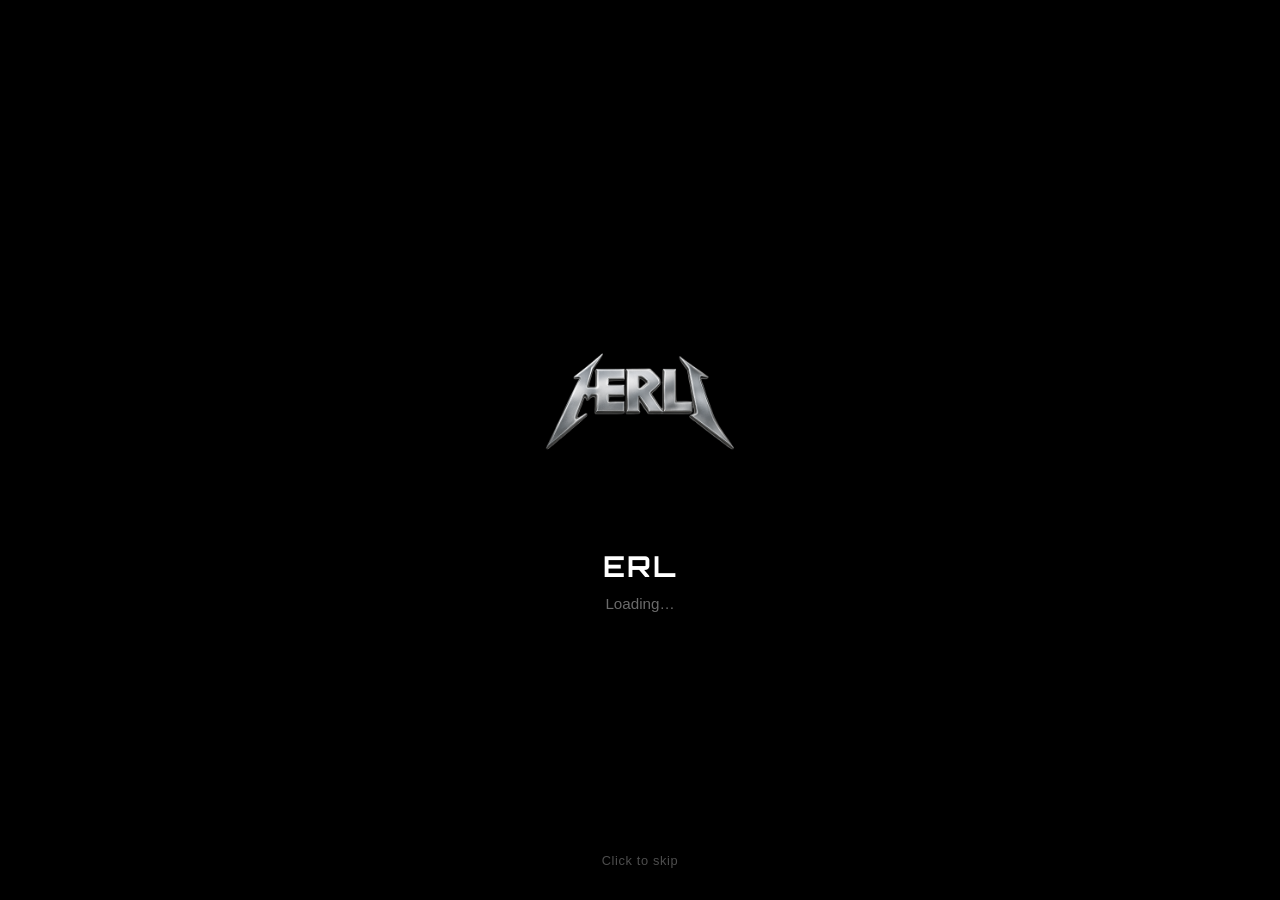
<file: index.html>
<!DOCTYPE html>
<html lang="fr">
<head>
    <meta charset="UTF-8">
    <meta name="viewport" content="width=device-width, initial-scale=1.0">
    <title>ERL</title>
    <link rel="icon" type="image/png" href="favicon.png">
    <style>
        @font-face {
            font-family: 'Orbitron';
            src: url('Orbitron-Bold.ttf') format('truetype');
            font-weight: 700;
            font-style: normal;
            font-display: swap;
        }

        * { margin: 0; padding: 0; box-sizing: border-box; }

        body {
            font-family: -apple-system, BlinkMacSystemFont, 'Segoe UI', Roboto, sans-serif;
            background: #000;
            min-height: 100vh;
            min-height: 100dvh;
            display: flex;
            align-items: center;
            justify-content: center;
            overflow: hidden;
            cursor: pointer;
            -webkit-tap-highlight-color: transparent;
        }

        .splash {
            display: flex;
            flex-direction: column;
            align-items: center;
            gap: 2.5rem;
            padding: 1rem;
        }

        .logo-stage {
            position: relative;
            width: 220px;
            height: 220px;
        }

        .logo-half {
            position: absolute;
            top: 0;
            left: 0;
            width: 100%;
            height: 100%;
            object-fit: contain;
            border-radius: 0;
        }

        .er {
            clip-path: inset(0 40% 0 0);
            opacity: 0;
            transform: scale(0.85);
            animation: erIn 0.5s cubic-bezier(0.22, 1, 0.36, 1) forwards;
        }

        .l {
            clip-path: inset(0 0 0 60%);
            opacity: 0;
            transform-origin: 60% center;
            transform: rotateY(90deg);
            animation: lFlip 0.55s cubic-bezier(0.34, 1.56, 0.64, 1) 0.45s forwards;
        }

        @keyframes erIn {
            0%   { opacity: 0; transform: scale(0.85); }
            100% { opacity: 1; transform: scale(1); }
        }

        @keyframes lFlip {
            0%   { opacity: 0; transform: rotateY(90deg); }
            60%  { opacity: 1; }
            100% { opacity: 1; transform: rotateY(0deg); }
        }

        .title {
            font-family: 'Orbitron', -apple-system, sans-serif;
            font-size: 1.8rem;
            font-weight: 700;
            color: #fff;
            letter-spacing: 0.08em;
            opacity: 0;
            animation: fadeUp 0.5s ease 1.1s forwards;
        }

        .subtitle {
            font-size: 0.95rem;
            color: rgba(255, 255, 255, 0.42);
            margin-top: -1.8rem;
            opacity: 0;
            animation: fadeUp 0.5s ease 1.3s forwards;
        }

        @keyframes fadeUp {
            0%   { opacity: 0; transform: translateY(12px); }
            100% { opacity: 1; transform: translateY(0); }
        }

        .skip-hint {
            position: fixed;
            bottom: 2rem;
            left: 50%;
            transform: translateX(-50%);
            font-size: 0.8rem;
            color: rgba(255, 255, 255, 0.3);
            letter-spacing: 0.05em;
            animation: pulse 2s ease-in-out infinite;
        }

        @keyframes pulse {
            0%, 100% { opacity: 0.3; }
            50% { opacity: 0.7; }
        }

        .fade-out {
            animation: bodyFade 0.5s ease forwards;
        }

        @keyframes bodyFade {
            0%   { opacity: 1; }
            100% { opacity: 0; }
        }

        /* Responsive */
        @media (max-width: 768px) {
            .logo-stage { width: 180px; height: 180px; }
            .title { font-size: 1.5rem; }
            .splash { gap: 2rem; }
        }

        @media (max-width: 480px) {
            .logo-stage { width: 150px; height: 150px; }
            .title { font-size: 1.3rem; }
            .subtitle { font-size: 0.85rem; margin-top: -1.5rem; }
            .splash { gap: 1.75rem; }
            .skip-hint { bottom: 1.25rem; font-size: 0.72rem; }
        }

        @media (max-width: 360px) {
            .logo-stage { width: 130px; height: 130px; }
            .title { font-size: 1.15rem; }
        }

        @media (max-height: 500px) and (orientation: landscape) {
            .logo-stage { width: 120px; height: 120px; }
            .splash { gap: 1.25rem; }
            .skip-hint { bottom: 0.75rem; }
        }
    </style>
</head>
<body>
    <div class="splash">
        <div class="logo-stage">
            <img src="favicon.png" alt="ER" class="logo-half er">
            <img src="favicon.png" alt="L" class="logo-half l">
        </div>
        <div class="title">ERL</div>
        <div class="subtitle" data-i18n="loading">Chargement…</div>
    </div>
    <div class="skip-hint" data-i18n="click_to_skip">Cliquez pour passer</div>

    <script>
        // Translations
        const I18N = {
            en: { loading: 'Loading…', click_to_skip: 'Click to skip' },
            zh: { loading: '加载中…', click_to_skip: '点击跳过' },
            fr: { loading: 'Chargement…', click_to_skip: 'Cliquez pour passer' },
            ru: { loading: 'Загрузка…', click_to_skip: 'Нажмите чтобы пропустить' }
        };

        function detectLang() {
            const nav = (navigator.language || 'en').toLowerCase();
            if (nav.startsWith('zh')) return 'zh';
            if (nav.startsWith('fr')) return 'fr';
            if (nav.startsWith('ru')) return 'ru';
            return 'en';
        }

        function applyI18n(lang) {
            const t = I18N[lang] || I18N.en;
            document.documentElement.lang = lang;
            document.querySelectorAll('[data-i18n]').forEach(el => {
                const key = el.getAttribute('data-i18n');
                if (t[key]) el.textContent = t[key];
            });
        }

        applyI18n(detectLang());

        let redirected = false;

        function goHome() {
            if (redirected) return;
            redirected = true;
            document.body.classList.add('fade-out');
            setTimeout(() => {
                window.location.href = 'home.html';
            }, 480);
        }

        setTimeout(goHome, 2400);

        document.body.addEventListener('click', goHome);
        document.addEventListener('keydown', goHome);
    </script>
</body>
</html>
</file>
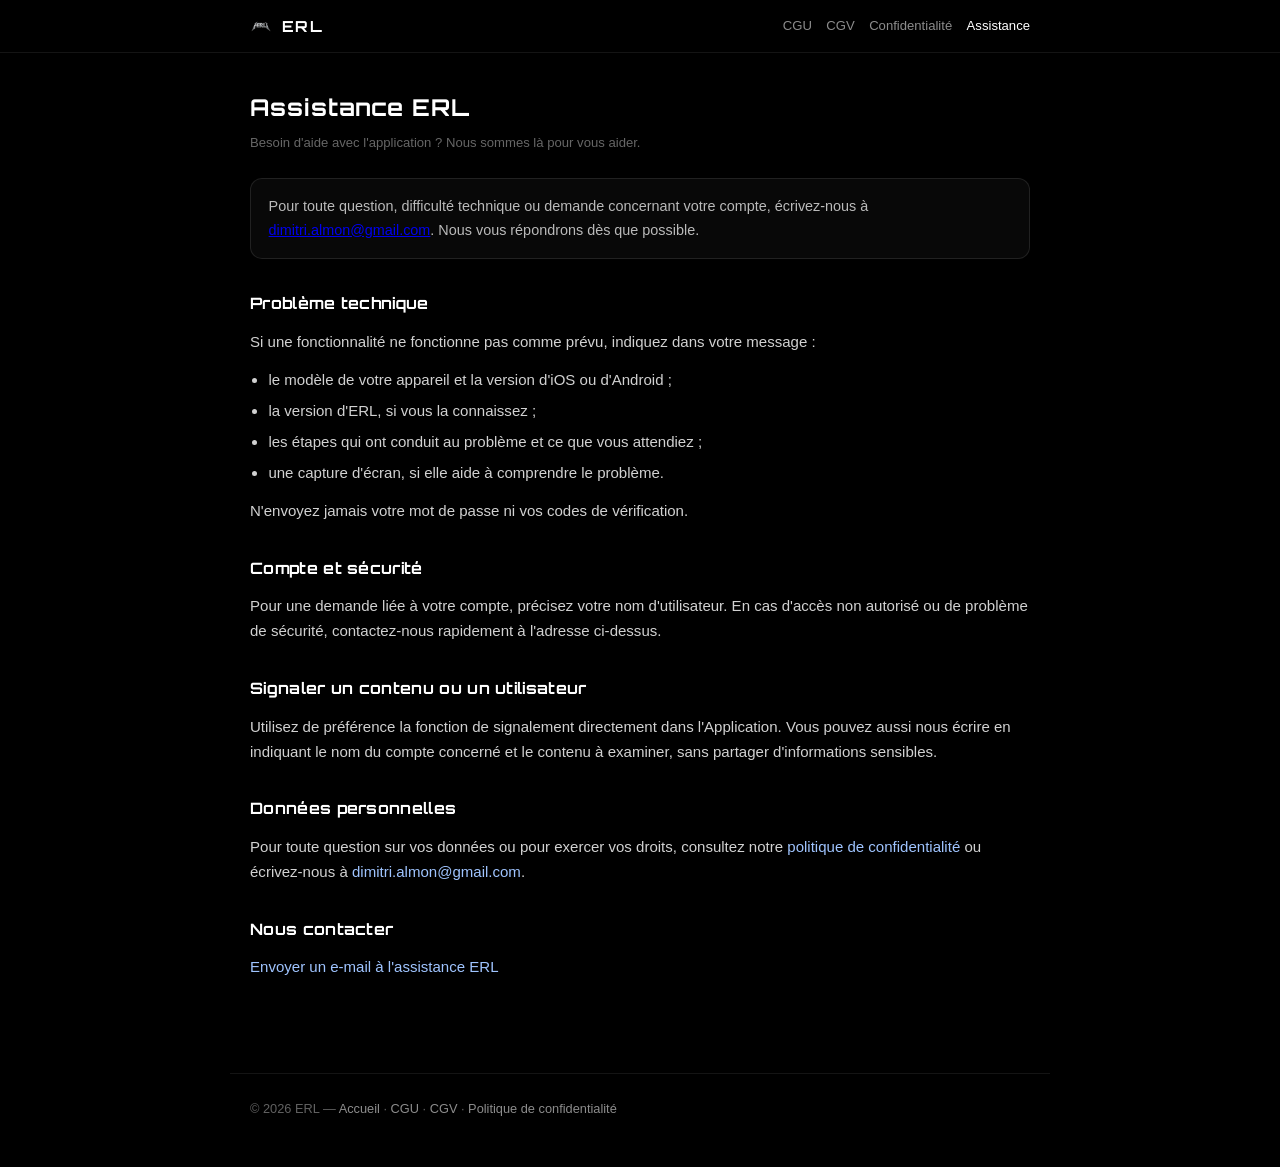
<file: assistance.html>
<!DOCTYPE html>
<html lang="fr">
<head>
    <meta charset="UTF-8">
    <meta name="viewport" content="width=device-width, initial-scale=1.0">
    <title>Assistance — ERL</title>
    <meta name="description" content="Obtenez de l'aide pour utiliser l'application ERL ou contactez notre assistance.">
    <link rel="icon" type="image/png" href="favicon.png">
    <link rel="apple-touch-icon" href="favicon.png">
    <link rel="stylesheet" href="legal.css">
</head>
<body>
    <header class="legal-topbar">
        <div class="legal-topbar-inner">
            <a class="legal-brand" href="home.html">
                <img src="favicon.png" alt="ERL">
                <span>ERL</span>
            </a>
            <nav class="legal-nav" aria-label="Navigation principale">
                <a href="cgu.html">CGU</a>
                <a href="cgv.html">CGV</a>
                <a href="confidentialite.html">Confidentialité</a>
                <a href="assistance.html" class="active" aria-current="page">Assistance</a>
            </nav>
        </div>
    </header>

    <main class="legal-container">
        <h1 class="legal-title">Assistance ERL</h1>
        <p class="legal-meta">Besoin d'aide avec l'application ? Nous sommes là pour vous aider.</p>

        <div class="legal-intro">
            Pour toute question, difficulté technique ou demande concernant votre compte, écrivez-nous à
            <a href="mailto:dimitri.almon@gmail.com?subject=Assistance%20ERL">dimitri.almon@gmail.com</a>.
            Nous vous répondrons dès que possible.
        </div>

        <section class="legal-section">
            <h2>Problème technique</h2>
            <p>Si une fonctionnalité ne fonctionne pas comme prévu, indiquez dans votre message :</p>
            <ul>
                <li>le modèle de votre appareil et la version d'iOS ou d'Android ;</li>
                <li>la version d'ERL, si vous la connaissez ;</li>
                <li>les étapes qui ont conduit au problème et ce que vous attendiez ;</li>
                <li>une capture d'écran, si elle aide à comprendre le problème.</li>
            </ul>
            <p>N'envoyez jamais votre mot de passe ni vos codes de vérification.</p>
        </section>

        <section class="legal-section">
            <h2>Compte et sécurité</h2>
            <p>Pour une demande liée à votre compte, précisez votre nom d'utilisateur. En cas d'accès non autorisé ou de problème de sécurité, contactez-nous rapidement à l'adresse ci-dessus.</p>
        </section>

        <section class="legal-section">
            <h2>Signaler un contenu ou un utilisateur</h2>
            <p>Utilisez de préférence la fonction de signalement directement dans l'Application. Vous pouvez aussi nous écrire en indiquant le nom du compte concerné et le contenu à examiner, sans partager d'informations sensibles.</p>
        </section>

        <section class="legal-section">
            <h2>Données personnelles</h2>
            <p>Pour toute question sur vos données ou pour exercer vos droits, consultez notre <a href="confidentialite.html">politique de confidentialité</a> ou écrivez-nous à <a href="mailto:dimitri.almon@gmail.com?subject=Confidentialit%C3%A9%20ERL">dimitri.almon@gmail.com</a>.</p>
        </section>

        <section class="legal-section">
            <h2>Nous contacter</h2>
            <p><a href="mailto:dimitri.almon@gmail.com?subject=Assistance%20ERL">Envoyer un e-mail à l'assistance ERL</a></p>
        </section>
    </main>

    <footer class="legal-footer">
        <p>&copy; 2026 ERL —
            <a href="home.html">Accueil</a> ·
            <a href="cgu.html">CGU</a> ·
            <a href="cgv.html">CGV</a> ·
            <a href="confidentialite.html">Politique de confidentialité</a>
        </p>
    </footer>
</body>
</html>
</file>
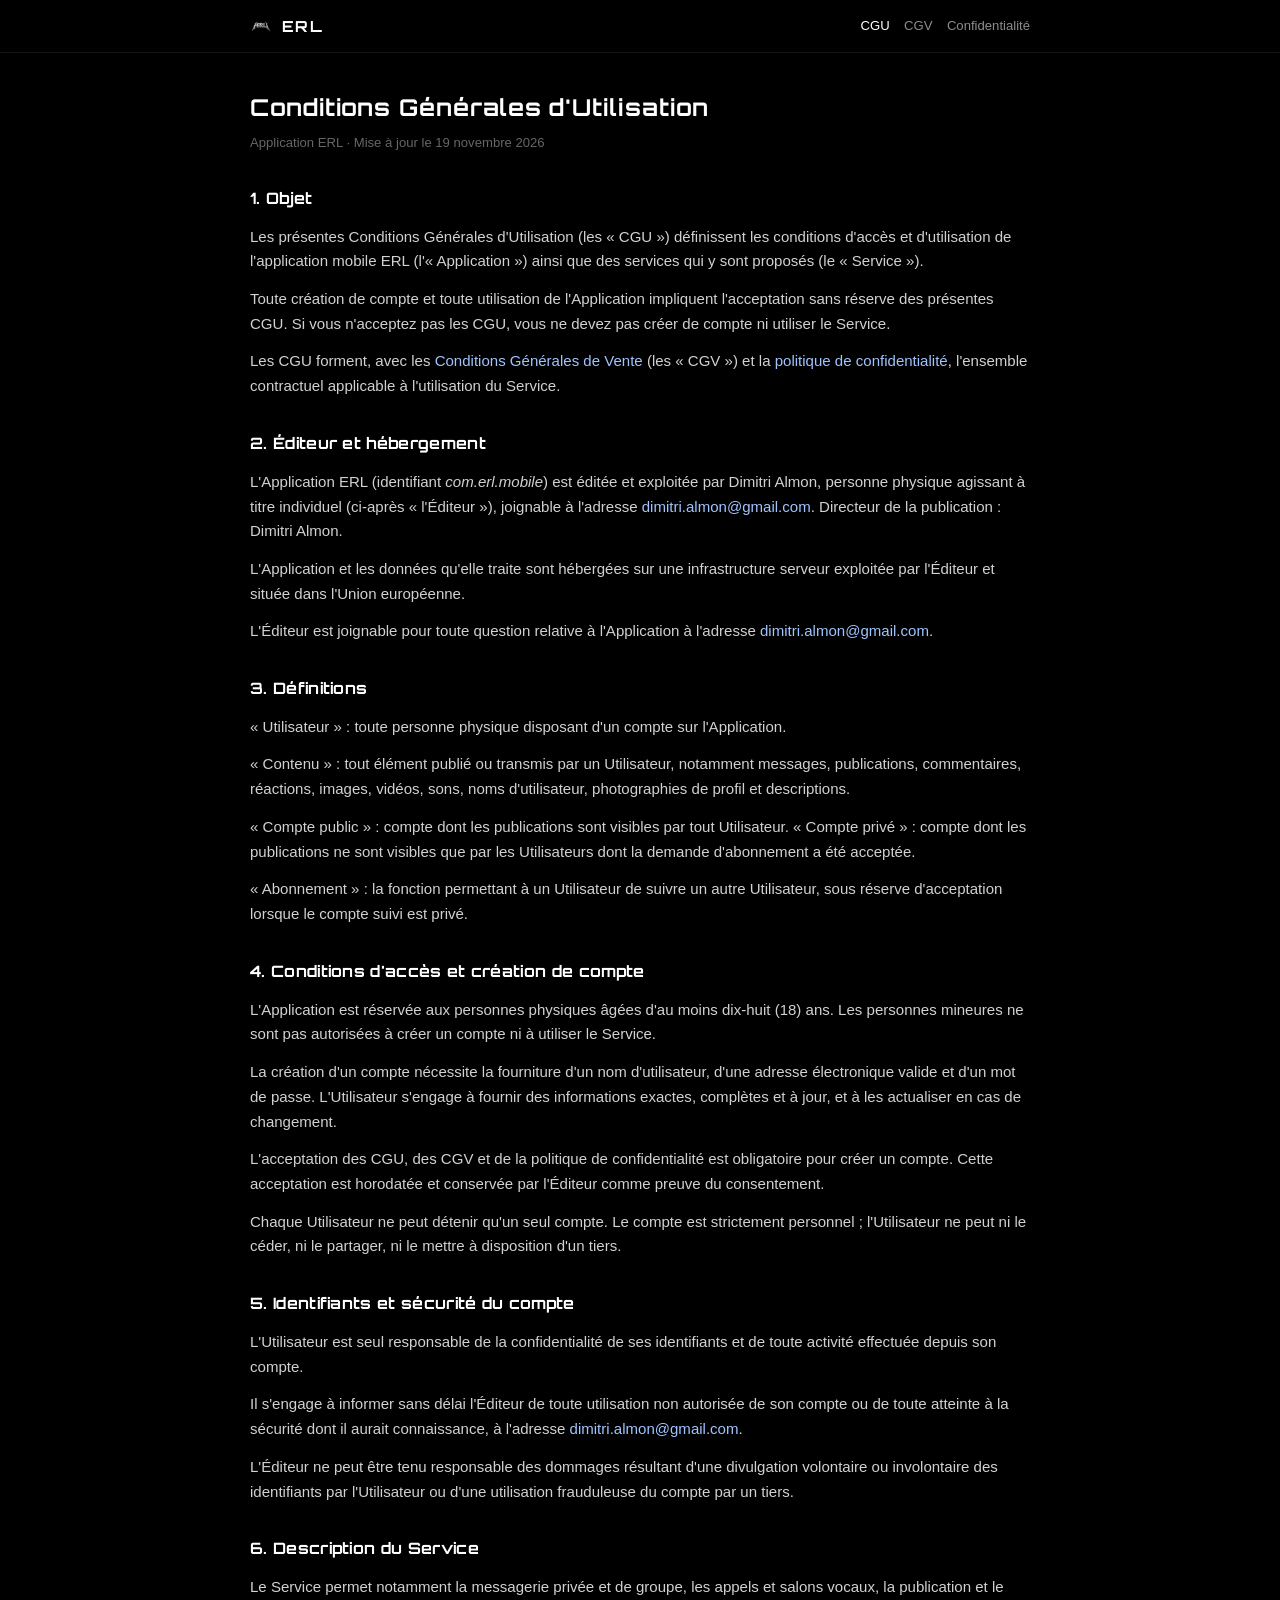
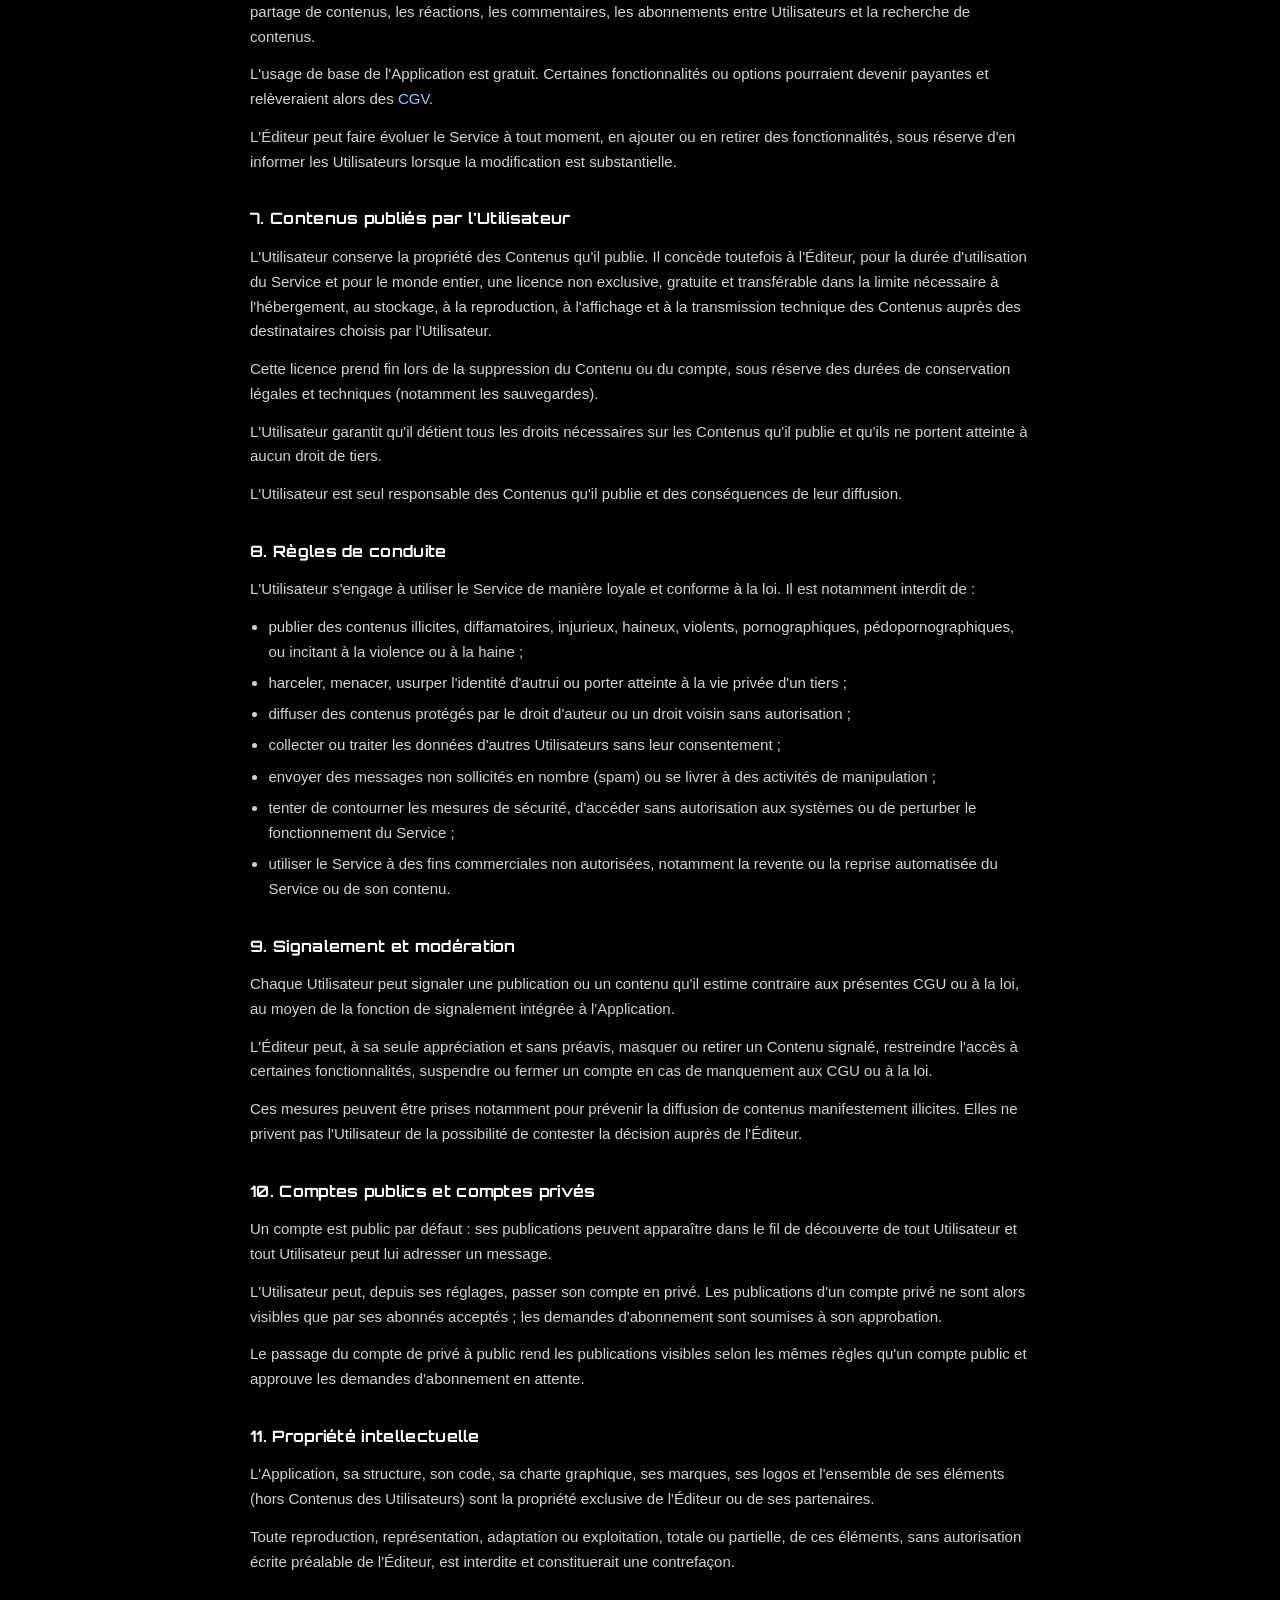
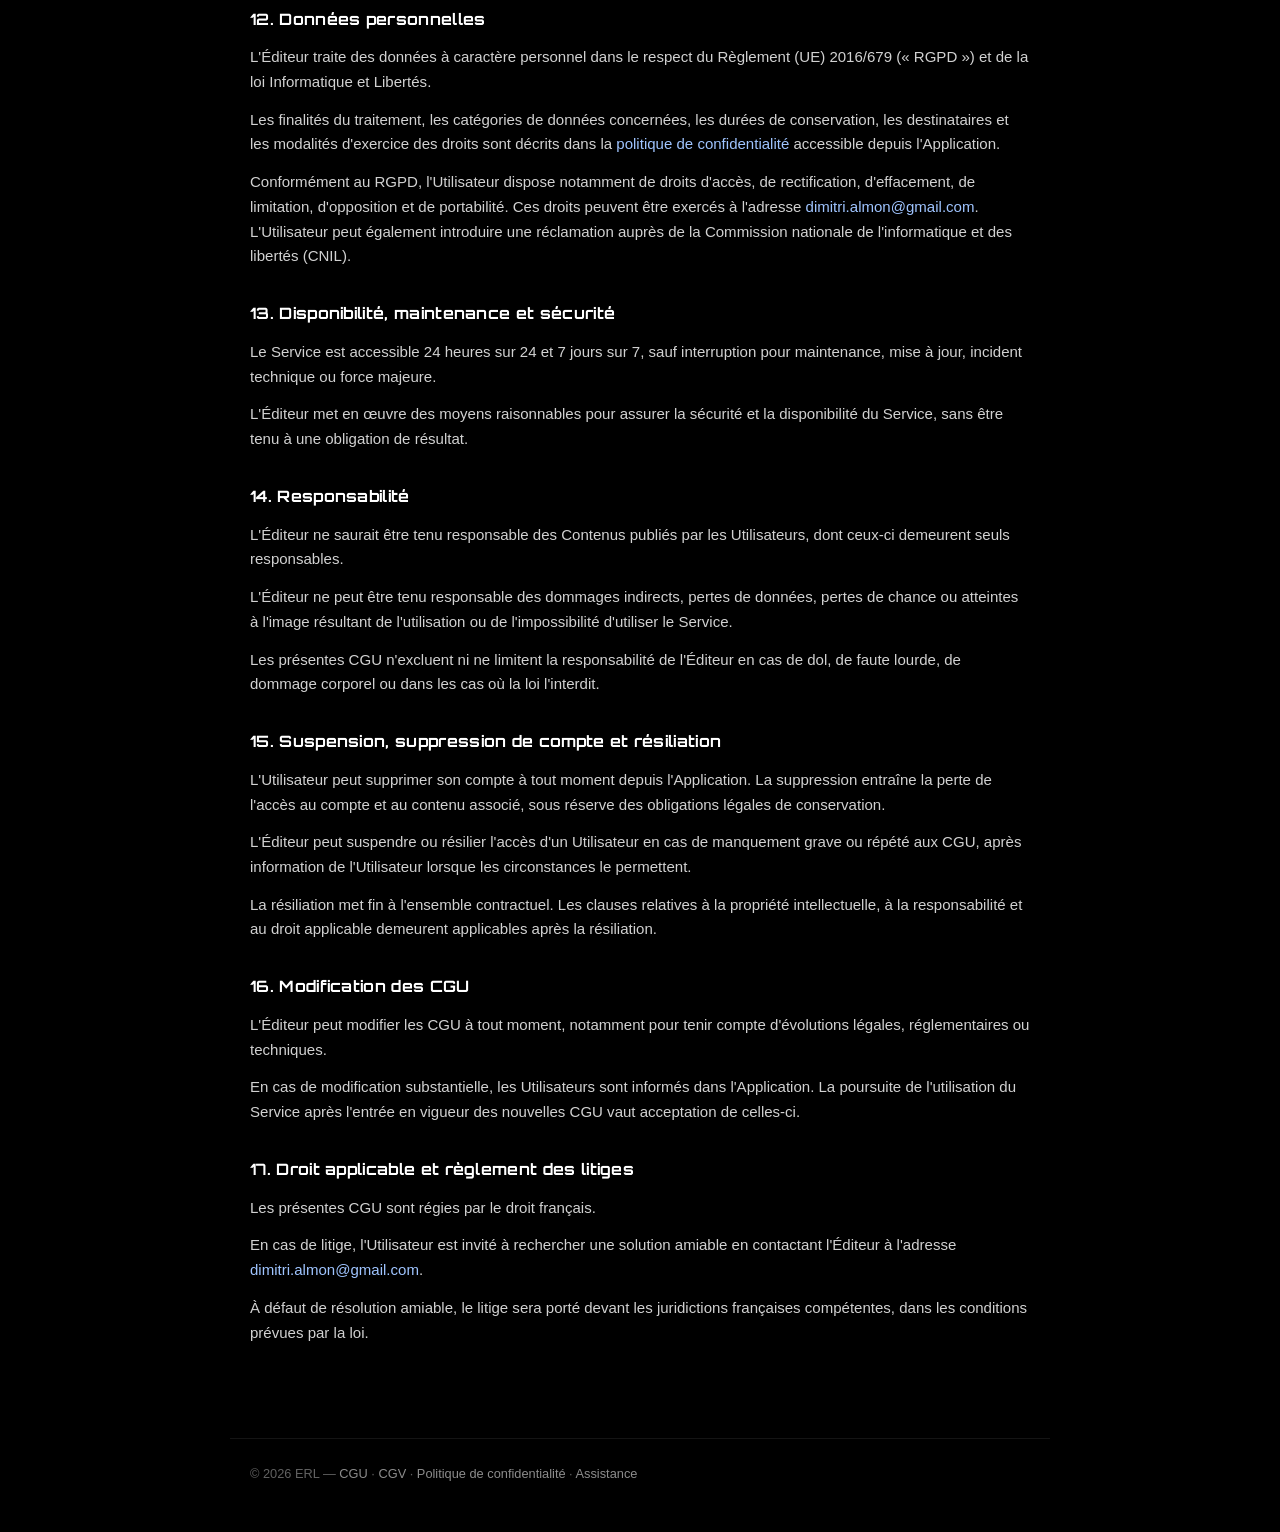
<file: cgu.html>
<!DOCTYPE html>
<html lang="fr">
<head>
    <meta charset="UTF-8">
    <meta name="viewport" content="width=device-width, initial-scale=1.0">
    <title>CGU — ERL</title>
    <meta name="description" content="Conditions Générales d'Utilisation de l'application ERL.">
    <link rel="icon" type="image/png" href="favicon.png">
    <link rel="apple-touch-icon" href="favicon.png">
    <link rel="stylesheet" href="legal.css">
</head>
<body>
    <header class="legal-topbar">
        <div class="legal-topbar-inner">
            <a class="legal-brand" href="home.html">
                <img src="favicon.png" alt="ERL">
                <span>ERL</span>
            </a>
            <nav class="legal-nav">
                <a href="cgu.html" class="active">CGU</a>
                <a href="cgv.html">CGV</a>
                <a href="confidentialite.html">Confidentialité</a>
            </nav>
        </div>
    </header>

    <main class="legal-container">
        <h1 class="legal-title">Conditions Générales d'Utilisation</h1>
        <p class="legal-meta">Application ERL &middot; Mise à jour le 19 novembre 2026</p>

        <section class="legal-section">
            <h2>1. Objet</h2>
            <p>Les présentes Conditions Générales d'Utilisation (les « CGU ») définissent les conditions d'accès et d'utilisation de l'application mobile ERL (l'« Application ») ainsi que des services qui y sont proposés (le « Service »).</p>
            <p>Toute création de compte et toute utilisation de l'Application impliquent l'acceptation sans réserve des présentes CGU. Si vous n'acceptez pas les CGU, vous ne devez pas créer de compte ni utiliser le Service.</p>
            <p>Les CGU forment, avec les <a href="cgv.html">Conditions Générales de Vente</a> (les « CGV ») et la <a href="confidentialite.html">politique de confidentialité</a>, l'ensemble contractuel applicable à l'utilisation du Service.</p>
        </section>

        <section class="legal-section">
            <h2>2. Éditeur et hébergement</h2>
            <p>L'Application ERL (identifiant <em>com.erl.mobile</em>) est éditée et exploitée par Dimitri Almon, personne physique agissant à titre individuel (ci-après « l'Éditeur »), joignable à l'adresse <a href="mailto:dimitri.almon@gmail.com">dimitri.almon@gmail.com</a>. Directeur de la publication : Dimitri Almon.</p>
            <p>L'Application et les données qu'elle traite sont hébergées sur une infrastructure serveur exploitée par l'Éditeur et située dans l'Union européenne.</p>
            <p>L'Éditeur est joignable pour toute question relative à l'Application à l'adresse <a href="mailto:dimitri.almon@gmail.com">dimitri.almon@gmail.com</a>.</p>
        </section>

        <section class="legal-section">
            <h2>3. Définitions</h2>
            <p>« Utilisateur » : toute personne physique disposant d'un compte sur l'Application.</p>
            <p>« Contenu » : tout élément publié ou transmis par un Utilisateur, notamment messages, publications, commentaires, réactions, images, vidéos, sons, noms d'utilisateur, photographies de profil et descriptions.</p>
            <p>« Compte public » : compte dont les publications sont visibles par tout Utilisateur. « Compte privé » : compte dont les publications ne sont visibles que par les Utilisateurs dont la demande d'abonnement a été acceptée.</p>
            <p>« Abonnement » : la fonction permettant à un Utilisateur de suivre un autre Utilisateur, sous réserve d'acceptation lorsque le compte suivi est privé.</p>
        </section>

        <section class="legal-section">
            <h2>4. Conditions d'accès et création de compte</h2>
            <p>L'Application est réservée aux personnes physiques âgées d'au moins dix-huit (18) ans. Les personnes mineures ne sont pas autorisées à créer un compte ni à utiliser le Service.</p>
            <p>La création d'un compte nécessite la fourniture d'un nom d'utilisateur, d'une adresse électronique valide et d'un mot de passe. L'Utilisateur s'engage à fournir des informations exactes, complètes et à jour, et à les actualiser en cas de changement.</p>
            <p>L'acceptation des CGU, des CGV et de la politique de confidentialité est obligatoire pour créer un compte. Cette acceptation est horodatée et conservée par l'Éditeur comme preuve du consentement.</p>
            <p>Chaque Utilisateur ne peut détenir qu'un seul compte. Le compte est strictement personnel ; l'Utilisateur ne peut ni le céder, ni le partager, ni le mettre à disposition d'un tiers.</p>
        </section>

        <section class="legal-section">
            <h2>5. Identifiants et sécurité du compte</h2>
            <p>L'Utilisateur est seul responsable de la confidentialité de ses identifiants et de toute activité effectuée depuis son compte.</p>
            <p>Il s'engage à informer sans délai l'Éditeur de toute utilisation non autorisée de son compte ou de toute atteinte à la sécurité dont il aurait connaissance, à l'adresse <a href="mailto:dimitri.almon@gmail.com">dimitri.almon@gmail.com</a>.</p>
            <p>L'Éditeur ne peut être tenu responsable des dommages résultant d'une divulgation volontaire ou involontaire des identifiants par l'Utilisateur ou d'une utilisation frauduleuse du compte par un tiers.</p>
        </section>

        <section class="legal-section">
            <h2>6. Description du Service</h2>
            <p>Le Service permet notamment la messagerie privée et de groupe, les appels et salons vocaux, la publication et le partage de contenus, les réactions, les commentaires, les abonnements entre Utilisateurs et la recherche de contenus.</p>
            <p>L'usage de base de l'Application est gratuit. Certaines fonctionnalités ou options pourraient devenir payantes et relèveraient alors des <a href="cgv.html">CGV</a>.</p>
            <p>L'Éditeur peut faire évoluer le Service à tout moment, en ajouter ou en retirer des fonctionnalités, sous réserve d'en informer les Utilisateurs lorsque la modification est substantielle.</p>
        </section>

        <section class="legal-section">
            <h2>7. Contenus publiés par l'Utilisateur</h2>
            <p>L'Utilisateur conserve la propriété des Contenus qu'il publie. Il concède toutefois à l'Éditeur, pour la durée d'utilisation du Service et pour le monde entier, une licence non exclusive, gratuite et transférable dans la limite nécessaire à l'hébergement, au stockage, à la reproduction, à l'affichage et à la transmission technique des Contenus auprès des destinataires choisis par l'Utilisateur.</p>
            <p>Cette licence prend fin lors de la suppression du Contenu ou du compte, sous réserve des durées de conservation légales et techniques (notamment les sauvegardes).</p>
            <p>L'Utilisateur garantit qu'il détient tous les droits nécessaires sur les Contenus qu'il publie et qu'ils ne portent atteinte à aucun droit de tiers.</p>
            <p>L'Utilisateur est seul responsable des Contenus qu'il publie et des conséquences de leur diffusion.</p>
        </section>

        <section class="legal-section">
            <h2>8. Règles de conduite</h2>
            <p>L'Utilisateur s'engage à utiliser le Service de manière loyale et conforme à la loi. Il est notamment interdit de :</p>
            <ul>
                <li>publier des contenus illicites, diffamatoires, injurieux, haineux, violents, pornographiques, pédopornographiques, ou incitant à la violence ou à la haine ;</li>
                <li>harceler, menacer, usurper l'identité d'autrui ou porter atteinte à la vie privée d'un tiers ;</li>
                <li>diffuser des contenus protégés par le droit d'auteur ou un droit voisin sans autorisation ;</li>
                <li>collecter ou traiter les données d'autres Utilisateurs sans leur consentement ;</li>
                <li>envoyer des messages non sollicités en nombre (spam) ou se livrer à des activités de manipulation ;</li>
                <li>tenter de contourner les mesures de sécurité, d'accéder sans autorisation aux systèmes ou de perturber le fonctionnement du Service ;</li>
                <li>utiliser le Service à des fins commerciales non autorisées, notamment la revente ou la reprise automatisée du Service ou de son contenu.</li>
            </ul>
        </section>

        <section class="legal-section">
            <h2>9. Signalement et modération</h2>
            <p>Chaque Utilisateur peut signaler une publication ou un contenu qu'il estime contraire aux présentes CGU ou à la loi, au moyen de la fonction de signalement intégrée à l'Application.</p>
            <p>L'Éditeur peut, à sa seule appréciation et sans préavis, masquer ou retirer un Contenu signalé, restreindre l'accès à certaines fonctionnalités, suspendre ou fermer un compte en cas de manquement aux CGU ou à la loi.</p>
            <p>Ces mesures peuvent être prises notamment pour prévenir la diffusion de contenus manifestement illicites. Elles ne privent pas l'Utilisateur de la possibilité de contester la décision auprès de l'Éditeur.</p>
        </section>

        <section class="legal-section">
            <h2>10. Comptes publics et comptes privés</h2>
            <p>Un compte est public par défaut : ses publications peuvent apparaître dans le fil de découverte de tout Utilisateur et tout Utilisateur peut lui adresser un message.</p>
            <p>L'Utilisateur peut, depuis ses réglages, passer son compte en privé. Les publications d'un compte privé ne sont alors visibles que par ses abonnés acceptés ; les demandes d'abonnement sont soumises à son approbation.</p>
            <p>Le passage du compte de privé à public rend les publications visibles selon les mêmes règles qu'un compte public et approuve les demandes d'abonnement en attente.</p>
        </section>

        <section class="legal-section">
            <h2>11. Propriété intellectuelle</h2>
            <p>L'Application, sa structure, son code, sa charte graphique, ses marques, ses logos et l'ensemble de ses éléments (hors Contenus des Utilisateurs) sont la propriété exclusive de l'Éditeur ou de ses partenaires.</p>
            <p>Toute reproduction, représentation, adaptation ou exploitation, totale ou partielle, de ces éléments, sans autorisation écrite préalable de l'Éditeur, est interdite et constituerait une contrefaçon.</p>
        </section>

        <section class="legal-section">
            <h2>12. Données personnelles</h2>
            <p>L'Éditeur traite des données à caractère personnel dans le respect du Règlement (UE) 2016/679 (« RGPD ») et de la loi Informatique et Libertés.</p>
            <p>Les finalités du traitement, les catégories de données concernées, les durées de conservation, les destinataires et les modalités d'exercice des droits sont décrits dans la <a href="confidentialite.html">politique de confidentialité</a> accessible depuis l'Application.</p>
            <p>Conformément au RGPD, l'Utilisateur dispose notamment de droits d'accès, de rectification, d'effacement, de limitation, d'opposition et de portabilité. Ces droits peuvent être exercés à l'adresse <a href="mailto:dimitri.almon@gmail.com">dimitri.almon@gmail.com</a>. L'Utilisateur peut également introduire une réclamation auprès de la Commission nationale de l'informatique et des libertés (CNIL).</p>
        </section>

        <section class="legal-section">
            <h2>13. Disponibilité, maintenance et sécurité</h2>
            <p>Le Service est accessible 24 heures sur 24 et 7 jours sur 7, sauf interruption pour maintenance, mise à jour, incident technique ou force majeure.</p>
            <p>L'Éditeur met en œuvre des moyens raisonnables pour assurer la sécurité et la disponibilité du Service, sans être tenu à une obligation de résultat.</p>
        </section>

        <section class="legal-section">
            <h2>14. Responsabilité</h2>
            <p>L'Éditeur ne saurait être tenu responsable des Contenus publiés par les Utilisateurs, dont ceux-ci demeurent seuls responsables.</p>
            <p>L'Éditeur ne peut être tenu responsable des dommages indirects, pertes de données, pertes de chance ou atteintes à l'image résultant de l'utilisation ou de l'impossibilité d'utiliser le Service.</p>
            <p>Les présentes CGU n'excluent ni ne limitent la responsabilité de l'Éditeur en cas de dol, de faute lourde, de dommage corporel ou dans les cas où la loi l'interdit.</p>
        </section>

        <section class="legal-section">
            <h2>15. Suspension, suppression de compte et résiliation</h2>
            <p>L'Utilisateur peut supprimer son compte à tout moment depuis l'Application. La suppression entraîne la perte de l'accès au compte et au contenu associé, sous réserve des obligations légales de conservation.</p>
            <p>L'Éditeur peut suspendre ou résilier l'accès d'un Utilisateur en cas de manquement grave ou répété aux CGU, après information de l'Utilisateur lorsque les circonstances le permettent.</p>
            <p>La résiliation met fin à l'ensemble contractuel. Les clauses relatives à la propriété intellectuelle, à la responsabilité et au droit applicable demeurent applicables après la résiliation.</p>
        </section>

        <section class="legal-section">
            <h2>16. Modification des CGU</h2>
            <p>L'Éditeur peut modifier les CGU à tout moment, notamment pour tenir compte d'évolutions légales, réglementaires ou techniques.</p>
            <p>En cas de modification substantielle, les Utilisateurs sont informés dans l'Application. La poursuite de l'utilisation du Service après l'entrée en vigueur des nouvelles CGU vaut acceptation de celles-ci.</p>
        </section>

        <section class="legal-section">
            <h2>17. Droit applicable et règlement des litiges</h2>
            <p>Les présentes CGU sont régies par le droit français.</p>
            <p>En cas de litige, l'Utilisateur est invité à rechercher une solution amiable en contactant l'Éditeur à l'adresse <a href="mailto:dimitri.almon@gmail.com">dimitri.almon@gmail.com</a>.</p>
            <p>À défaut de résolution amiable, le litige sera porté devant les juridictions françaises compétentes, dans les conditions prévues par la loi.</p>
        </section>
    </main>

    <footer class="legal-footer">
        <p>&copy; 2026 ERL —
            <a href="cgu.html">CGU</a> ·
            <a href="cgv.html">CGV</a> ·
            <a href="confidentialite.html">Politique de confidentialité</a> ·
            <a href="assistance.html">Assistance</a>
        </p>
    </footer>
</body>
</html>
</file>
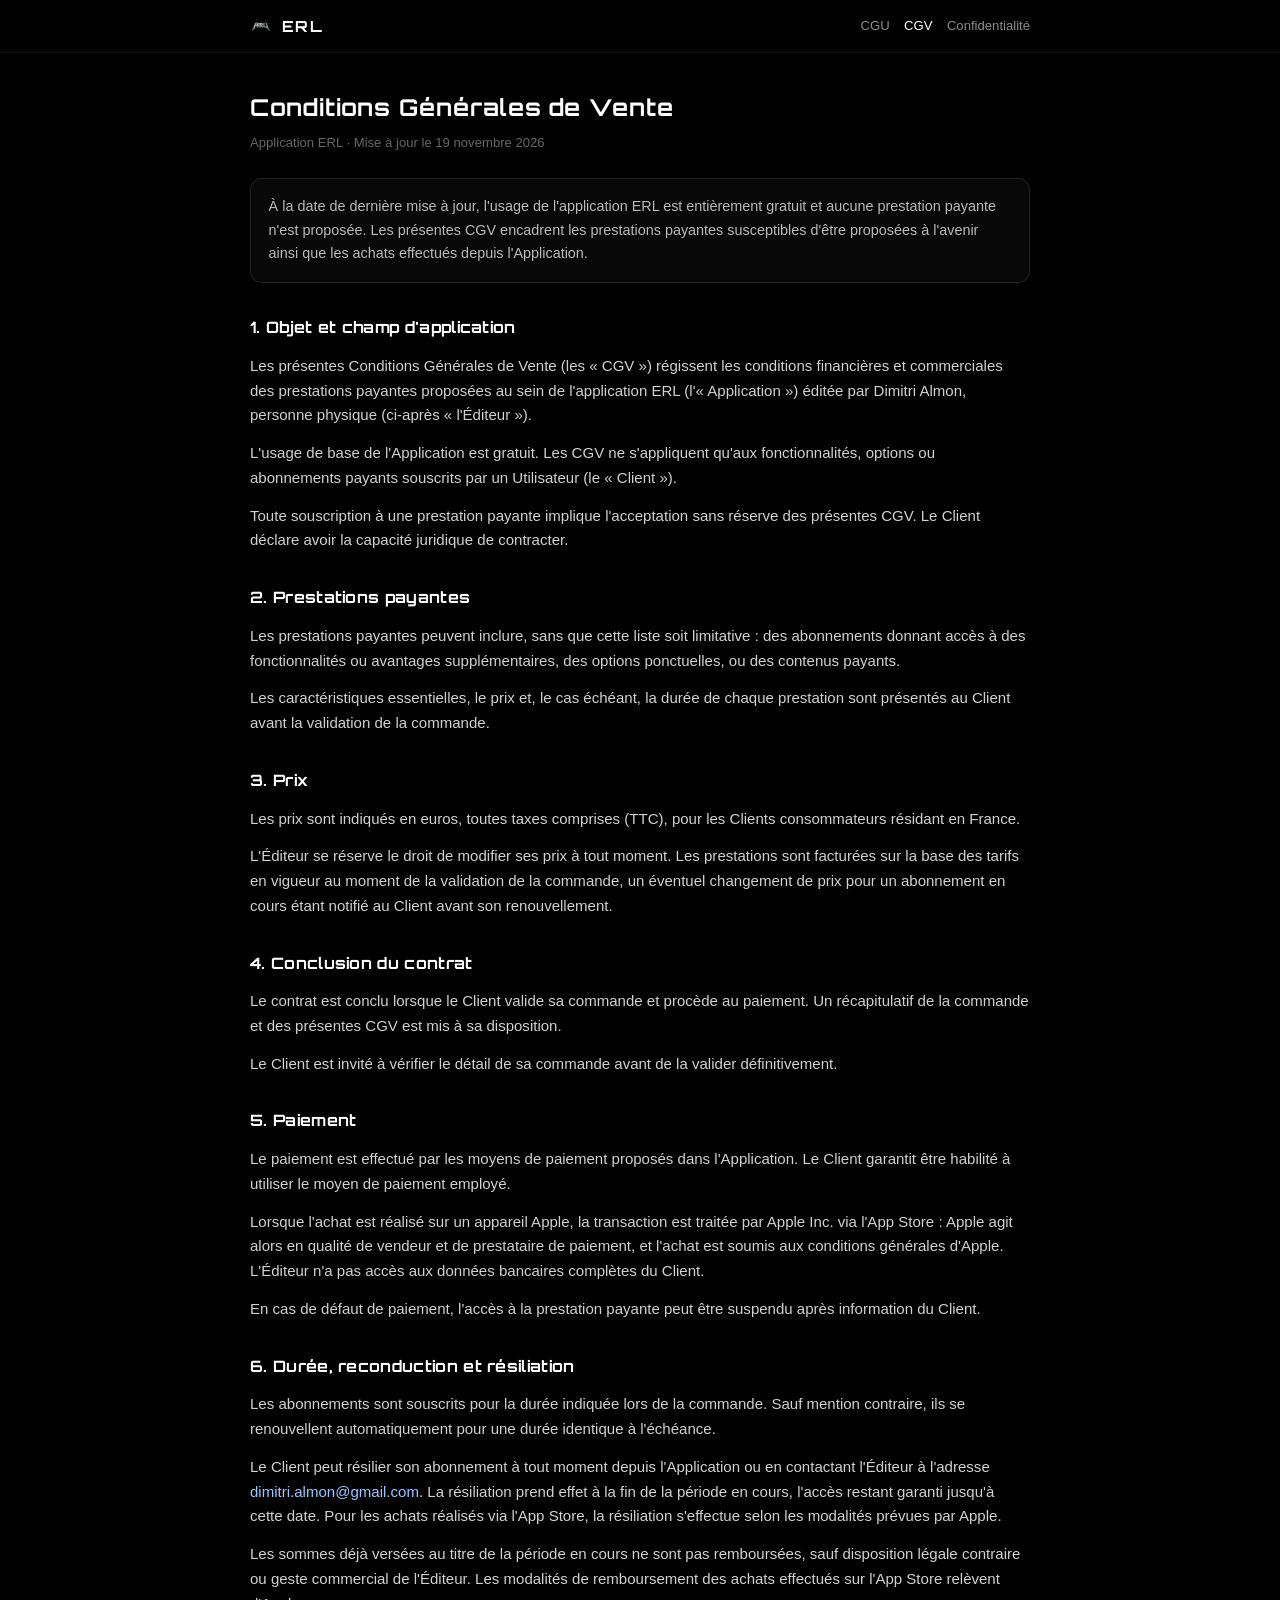
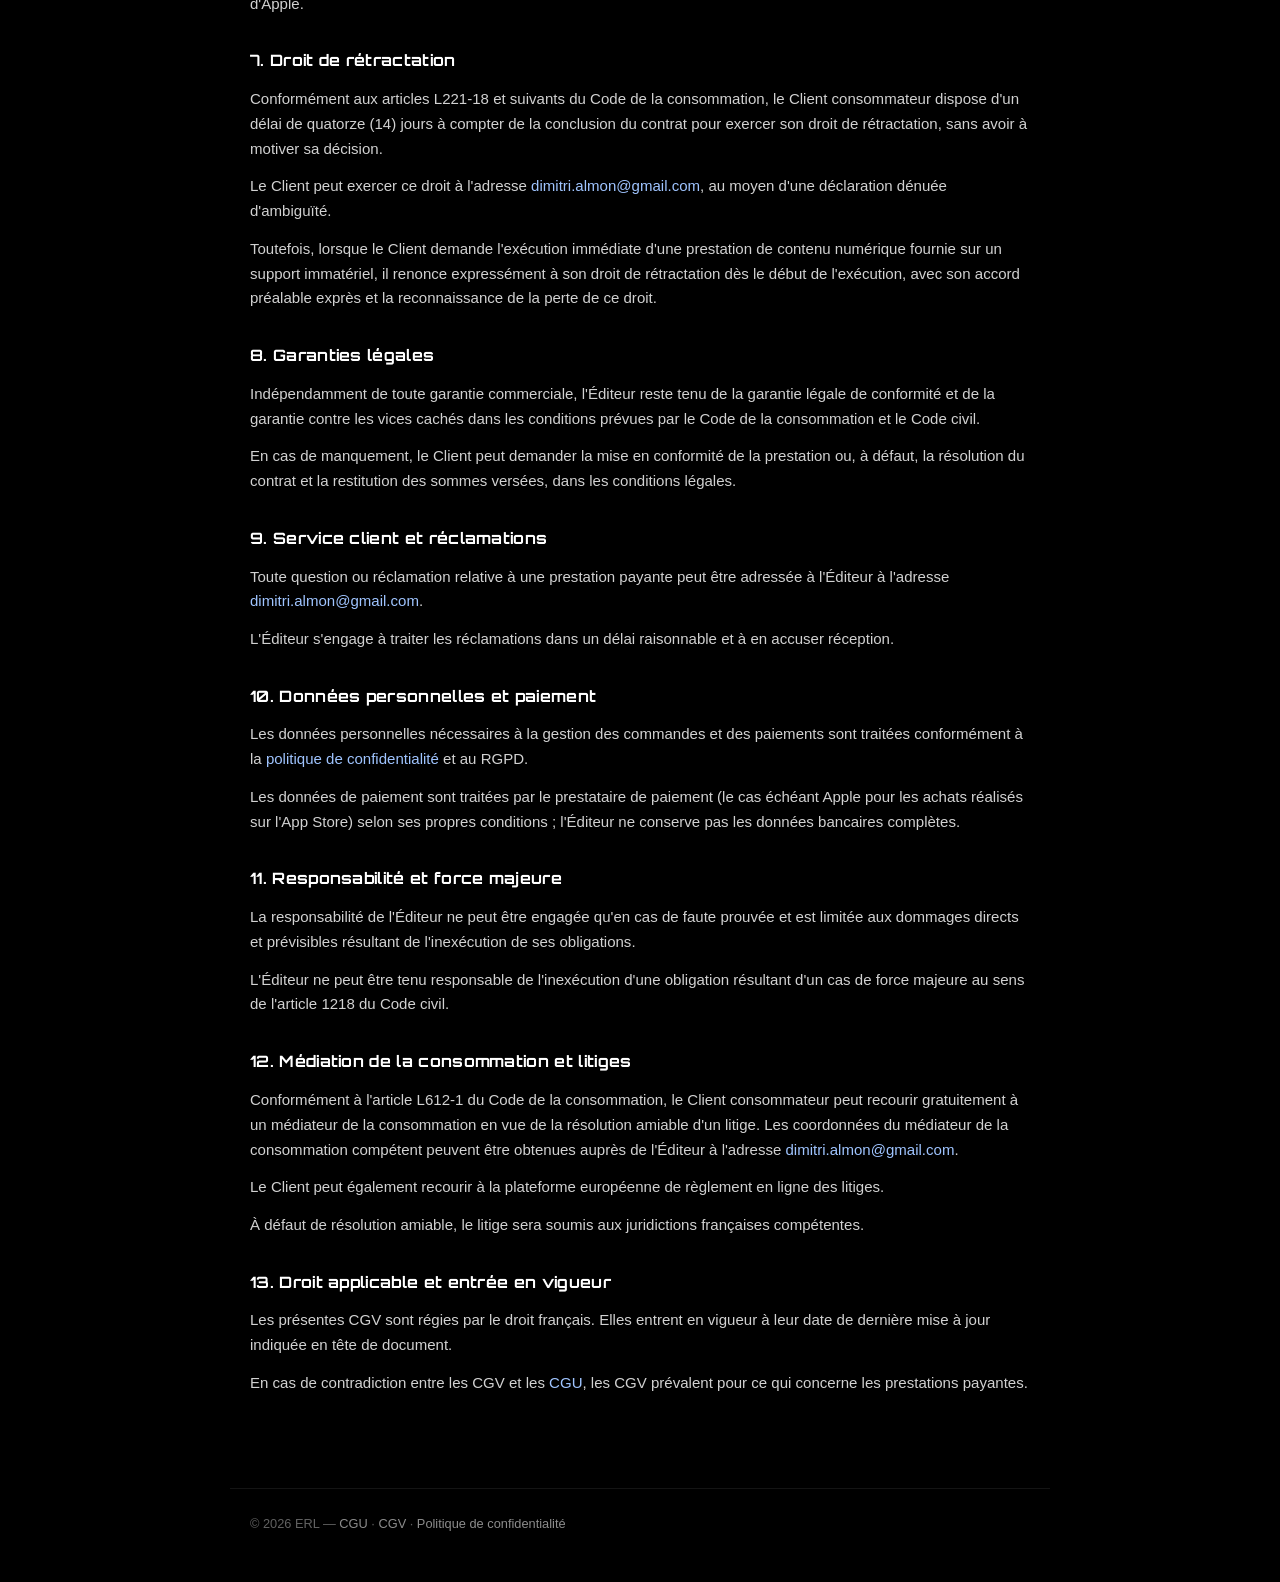
<file: cgv.html>
<!DOCTYPE html>
<html lang="fr">
<head>
    <meta charset="UTF-8">
    <meta name="viewport" content="width=device-width, initial-scale=1.0">
    <title>CGV — ERL</title>
    <meta name="description" content="Conditions Générales de Vente de l'application ERL.">
    <link rel="icon" type="image/png" href="favicon.png">
    <link rel="apple-touch-icon" href="favicon.png">
    <link rel="stylesheet" href="legal.css">
</head>
<body>
    <header class="legal-topbar">
        <div class="legal-topbar-inner">
            <a class="legal-brand" href="home.html">
                <img src="favicon.png" alt="ERL">
                <span>ERL</span>
            </a>
            <nav class="legal-nav">
                <a href="cgu.html">CGU</a>
                <a href="cgv.html" class="active">CGV</a>
                <a href="confidentialite.html">Confidentialité</a>
            </nav>
        </div>
    </header>

    <main class="legal-container">
        <h1 class="legal-title">Conditions Générales de Vente</h1>
        <p class="legal-meta">Application ERL &middot; Mise à jour le 19 novembre 2026</p>

        <div class="legal-intro">
            À la date de dernière mise à jour, l'usage de l'application ERL est entièrement gratuit et aucune prestation payante n'est proposée. Les présentes CGV encadrent les prestations payantes susceptibles d'être proposées à l'avenir ainsi que les achats effectués depuis l'Application.
        </div>

        <section class="legal-section">
            <h2>1. Objet et champ d'application</h2>
            <p>Les présentes Conditions Générales de Vente (les « CGV ») régissent les conditions financières et commerciales des prestations payantes proposées au sein de l'application ERL (l'« Application ») éditée par Dimitri Almon, personne physique (ci-après « l'Éditeur »).</p>
            <p>L'usage de base de l'Application est gratuit. Les CGV ne s'appliquent qu'aux fonctionnalités, options ou abonnements payants souscrits par un Utilisateur (le « Client »).</p>
            <p>Toute souscription à une prestation payante implique l'acceptation sans réserve des présentes CGV. Le Client déclare avoir la capacité juridique de contracter.</p>
        </section>

        <section class="legal-section">
            <h2>2. Prestations payantes</h2>
            <p>Les prestations payantes peuvent inclure, sans que cette liste soit limitative : des abonnements donnant accès à des fonctionnalités ou avantages supplémentaires, des options ponctuelles, ou des contenus payants.</p>
            <p>Les caractéristiques essentielles, le prix et, le cas échéant, la durée de chaque prestation sont présentés au Client avant la validation de la commande.</p>
        </section>

        <section class="legal-section">
            <h2>3. Prix</h2>
            <p>Les prix sont indiqués en euros, toutes taxes comprises (TTC), pour les Clients consommateurs résidant en France.</p>
            <p>L'Éditeur se réserve le droit de modifier ses prix à tout moment. Les prestations sont facturées sur la base des tarifs en vigueur au moment de la validation de la commande, un éventuel changement de prix pour un abonnement en cours étant notifié au Client avant son renouvellement.</p>
        </section>

        <section class="legal-section">
            <h2>4. Conclusion du contrat</h2>
            <p>Le contrat est conclu lorsque le Client valide sa commande et procède au paiement. Un récapitulatif de la commande et des présentes CGV est mis à sa disposition.</p>
            <p>Le Client est invité à vérifier le détail de sa commande avant de la valider définitivement.</p>
        </section>

        <section class="legal-section">
            <h2>5. Paiement</h2>
            <p>Le paiement est effectué par les moyens de paiement proposés dans l'Application. Le Client garantit être habilité à utiliser le moyen de paiement employé.</p>
            <p>Lorsque l'achat est réalisé sur un appareil Apple, la transaction est traitée par Apple Inc. via l'App Store : Apple agit alors en qualité de vendeur et de prestataire de paiement, et l'achat est soumis aux conditions générales d'Apple. L'Éditeur n'a pas accès aux données bancaires complètes du Client.</p>
            <p>En cas de défaut de paiement, l'accès à la prestation payante peut être suspendu après information du Client.</p>
        </section>

        <section class="legal-section">
            <h2>6. Durée, reconduction et résiliation</h2>
            <p>Les abonnements sont souscrits pour la durée indiquée lors de la commande. Sauf mention contraire, ils se renouvellent automatiquement pour une durée identique à l'échéance.</p>
            <p>Le Client peut résilier son abonnement à tout moment depuis l'Application ou en contactant l'Éditeur à l'adresse <a href="mailto:dimitri.almon@gmail.com">dimitri.almon@gmail.com</a>. La résiliation prend effet à la fin de la période en cours, l'accès restant garanti jusqu'à cette date. Pour les achats réalisés via l'App Store, la résiliation s'effectue selon les modalités prévues par Apple.</p>
            <p>Les sommes déjà versées au titre de la période en cours ne sont pas remboursées, sauf disposition légale contraire ou geste commercial de l'Éditeur. Les modalités de remboursement des achats effectués sur l'App Store relèvent d'Apple.</p>
        </section>

        <section class="legal-section">
            <h2>7. Droit de rétractation</h2>
            <p>Conformément aux articles L221-18 et suivants du Code de la consommation, le Client consommateur dispose d'un délai de quatorze (14) jours à compter de la conclusion du contrat pour exercer son droit de rétractation, sans avoir à motiver sa décision.</p>
            <p>Le Client peut exercer ce droit à l'adresse <a href="mailto:dimitri.almon@gmail.com">dimitri.almon@gmail.com</a>, au moyen d'une déclaration dénuée d'ambiguïté.</p>
            <p>Toutefois, lorsque le Client demande l'exécution immédiate d'une prestation de contenu numérique fournie sur un support immatériel, il renonce expressément à son droit de rétractation dès le début de l'exécution, avec son accord préalable exprès et la reconnaissance de la perte de ce droit.</p>
        </section>

        <section class="legal-section">
            <h2>8. Garanties légales</h2>
            <p>Indépendamment de toute garantie commerciale, l'Éditeur reste tenu de la garantie légale de conformité et de la garantie contre les vices cachés dans les conditions prévues par le Code de la consommation et le Code civil.</p>
            <p>En cas de manquement, le Client peut demander la mise en conformité de la prestation ou, à défaut, la résolution du contrat et la restitution des sommes versées, dans les conditions légales.</p>
        </section>

        <section class="legal-section">
            <h2>9. Service client et réclamations</h2>
            <p>Toute question ou réclamation relative à une prestation payante peut être adressée à l'Éditeur à l'adresse <a href="mailto:dimitri.almon@gmail.com">dimitri.almon@gmail.com</a>.</p>
            <p>L'Éditeur s'engage à traiter les réclamations dans un délai raisonnable et à en accuser réception.</p>
        </section>

        <section class="legal-section">
            <h2>10. Données personnelles et paiement</h2>
            <p>Les données personnelles nécessaires à la gestion des commandes et des paiements sont traitées conformément à la <a href="confidentialite.html">politique de confidentialité</a> et au RGPD.</p>
            <p>Les données de paiement sont traitées par le prestataire de paiement (le cas échéant Apple pour les achats réalisés sur l'App Store) selon ses propres conditions ; l'Éditeur ne conserve pas les données bancaires complètes.</p>
        </section>

        <section class="legal-section">
            <h2>11. Responsabilité et force majeure</h2>
            <p>La responsabilité de l'Éditeur ne peut être engagée qu'en cas de faute prouvée et est limitée aux dommages directs et prévisibles résultant de l'inexécution de ses obligations.</p>
            <p>L'Éditeur ne peut être tenu responsable de l'inexécution d'une obligation résultant d'un cas de force majeure au sens de l'article 1218 du Code civil.</p>
        </section>

        <section class="legal-section">
            <h2>12. Médiation de la consommation et litiges</h2>
            <p>Conformément à l'article L612-1 du Code de la consommation, le Client consommateur peut recourir gratuitement à un médiateur de la consommation en vue de la résolution amiable d'un litige. Les coordonnées du médiateur de la consommation compétent peuvent être obtenues auprès de l'Éditeur à l'adresse <a href="mailto:dimitri.almon@gmail.com">dimitri.almon@gmail.com</a>.</p>
            <p>Le Client peut également recourir à la plateforme européenne de règlement en ligne des litiges.</p>
            <p>À défaut de résolution amiable, le litige sera soumis aux juridictions françaises compétentes.</p>
        </section>

        <section class="legal-section">
            <h2>13. Droit applicable et entrée en vigueur</h2>
            <p>Les présentes CGV sont régies par le droit français. Elles entrent en vigueur à leur date de dernière mise à jour indiquée en tête de document.</p>
            <p>En cas de contradiction entre les CGV et les <a href="cgu.html">CGU</a>, les CGV prévalent pour ce qui concerne les prestations payantes.</p>
        </section>
    </main>

    <footer class="legal-footer">
        <p>&copy; 2026 ERL —
            <a href="cgu.html">CGU</a> ·
            <a href="cgv.html">CGV</a> ·
            <a href="confidentialite.html">Politique de confidentialité</a>
        </p>
    </footer>
</body>
</html>
</file>
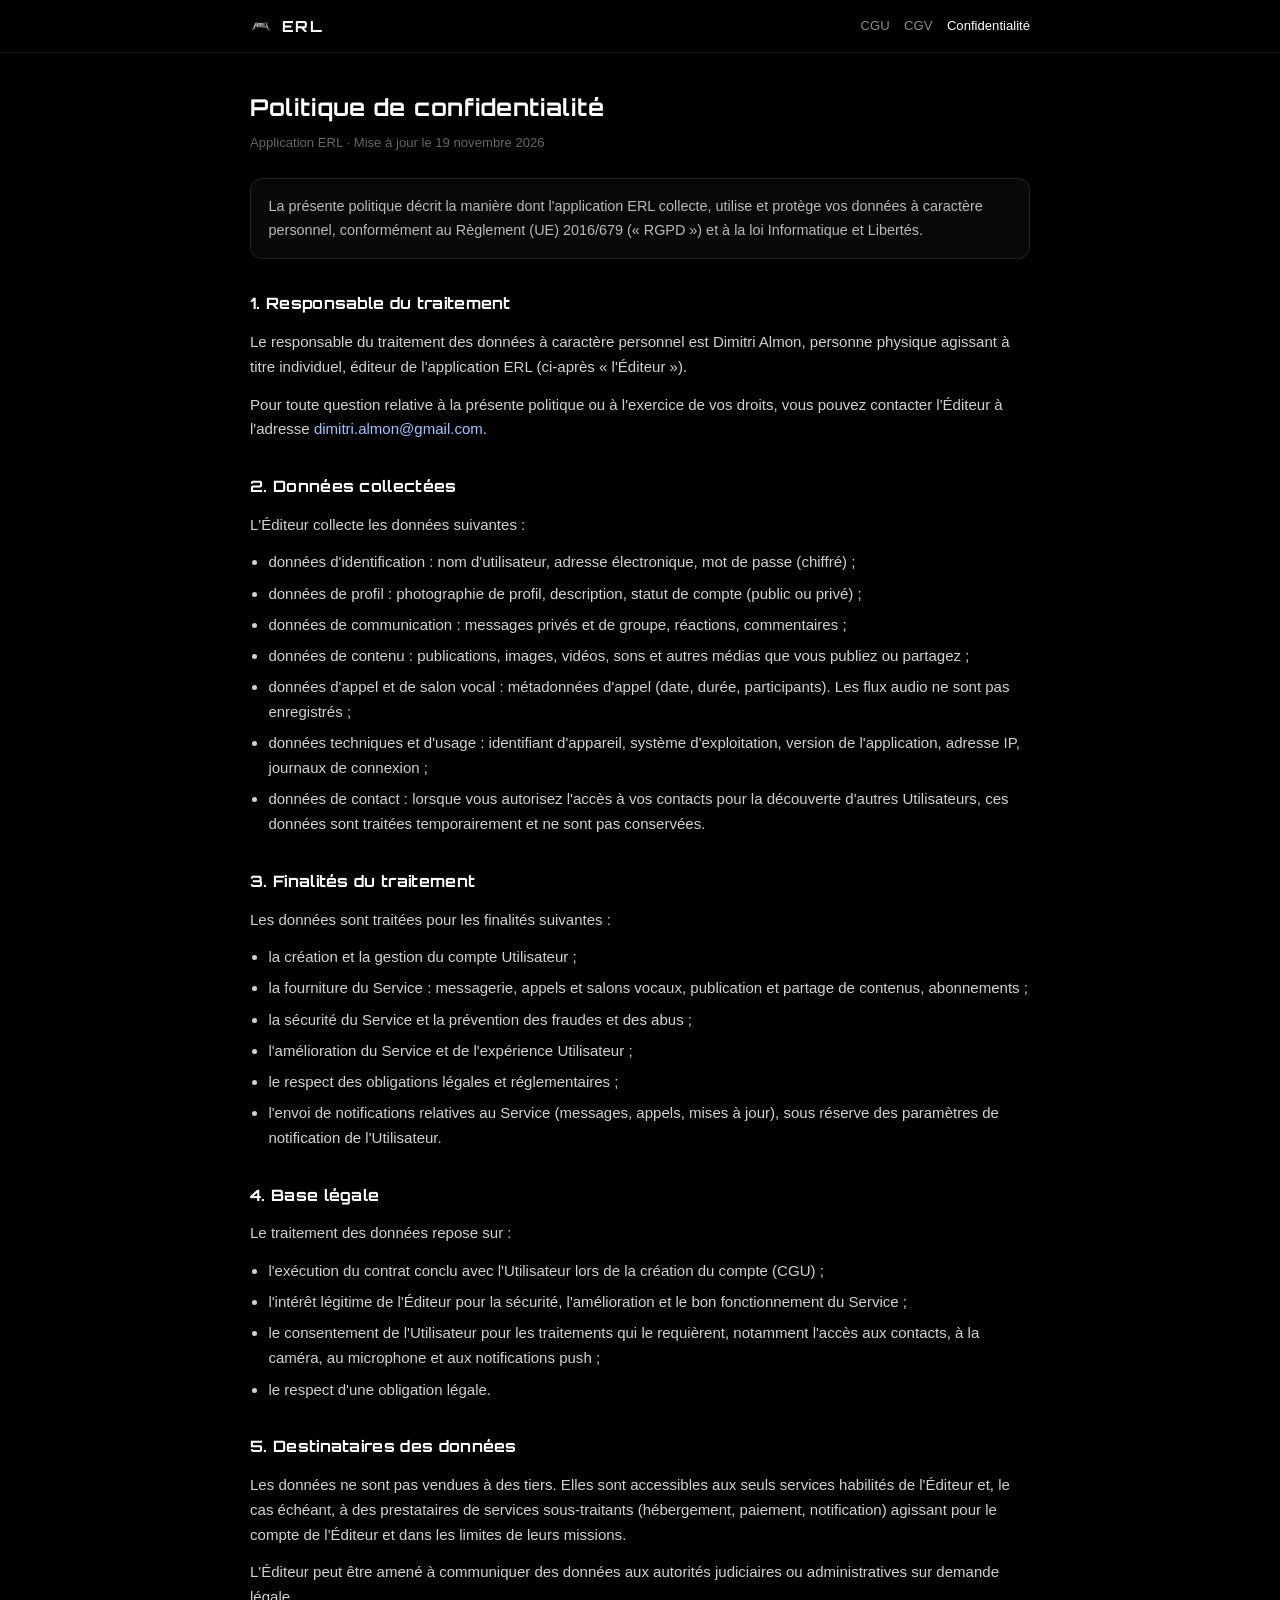
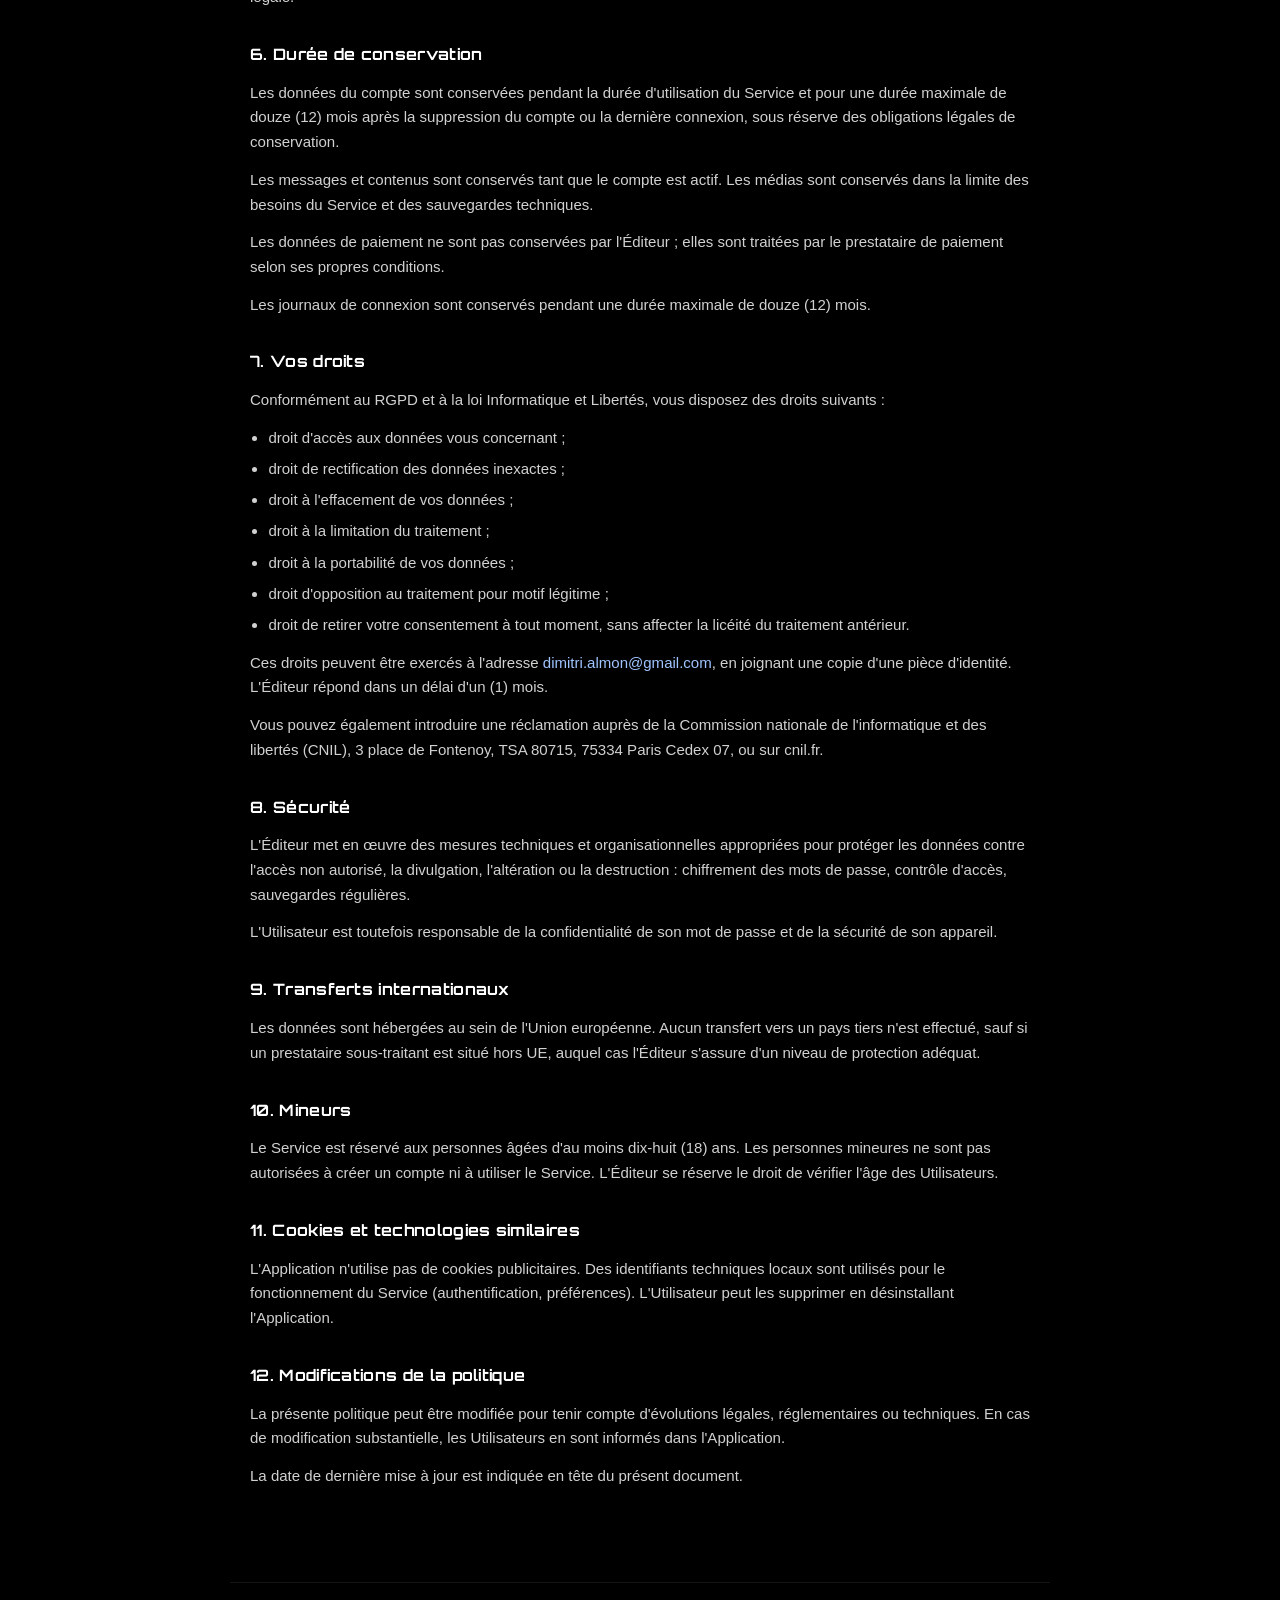
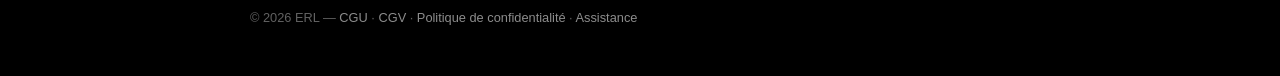
<file: confidentialite.html>
<!DOCTYPE html>
<html lang="fr">
<head>
    <meta charset="UTF-8">
    <meta name="viewport" content="width=device-width, initial-scale=1.0">
    <title>Politique de confidentialité — ERL</title>
    <meta name="description" content="Politique de confidentialité de l'application ERL.">
    <link rel="icon" type="image/png" href="favicon.png">
    <link rel="apple-touch-icon" href="favicon.png">
    <link rel="stylesheet" href="legal.css">
</head>
<body>
    <header class="legal-topbar">
        <div class="legal-topbar-inner">
            <a class="legal-brand" href="home.html">
                <img src="favicon.png" alt="ERL">
                <span>ERL</span>
            </a>
            <nav class="legal-nav">
                <a href="cgu.html">CGU</a>
                <a href="cgv.html">CGV</a>
                <a href="confidentialite.html" class="active">Confidentialité</a>
            </nav>
        </div>
    </header>

    <main class="legal-container">
        <h1 class="legal-title">Politique de confidentialité</h1>
        <p class="legal-meta">Application ERL &middot; Mise à jour le 19 novembre 2026</p>

        <div class="legal-intro">
            La présente politique décrit la manière dont l'application ERL collecte, utilise et protège vos données à caractère personnel, conformément au Règlement (UE) 2016/679 (« RGPD ») et à la loi Informatique et Libertés.
        </div>

        <section class="legal-section">
            <h2>1. Responsable du traitement</h2>
            <p>Le responsable du traitement des données à caractère personnel est Dimitri Almon, personne physique agissant à titre individuel, éditeur de l'application ERL (ci-après « l'Éditeur »).</p>
            <p>Pour toute question relative à la présente politique ou à l'exercice de vos droits, vous pouvez contacter l'Éditeur à l'adresse <a href="mailto:dimitri.almon@gmail.com">dimitri.almon@gmail.com</a>.</p>
        </section>

        <section class="legal-section">
            <h2>2. Données collectées</h2>
            <p>L'Éditeur collecte les données suivantes :</p>
            <ul>
                <li>données d'identification : nom d'utilisateur, adresse électronique, mot de passe (chiffré) ;</li>
                <li>données de profil : photographie de profil, description, statut de compte (public ou privé) ;</li>
                <li>données de communication : messages privés et de groupe, réactions, commentaires ;</li>
                <li>données de contenu : publications, images, vidéos, sons et autres médias que vous publiez ou partagez ;</li>
                <li>données d'appel et de salon vocal : métadonnées d'appel (date, durée, participants). Les flux audio ne sont pas enregistrés ;</li>
                <li>données techniques et d'usage : identifiant d'appareil, système d'exploitation, version de l'application, adresse IP, journaux de connexion ;</li>
                <li>données de contact : lorsque vous autorisez l'accès à vos contacts pour la découverte d'autres Utilisateurs, ces données sont traitées temporairement et ne sont pas conservées.</li>
            </ul>
        </section>

        <section class="legal-section">
            <h2>3. Finalités du traitement</h2>
            <p>Les données sont traitées pour les finalités suivantes :</p>
            <ul>
                <li>la création et la gestion du compte Utilisateur ;</li>
                <li>la fourniture du Service : messagerie, appels et salons vocaux, publication et partage de contenus, abonnements ;</li>
                <li>la sécurité du Service et la prévention des fraudes et des abus ;</li>
                <li>l'amélioration du Service et de l'expérience Utilisateur ;</li>
                <li>le respect des obligations légales et réglementaires ;</li>
                <li>l'envoi de notifications relatives au Service (messages, appels, mises à jour), sous réserve des paramètres de notification de l'Utilisateur.</li>
            </ul>
        </section>

        <section class="legal-section">
            <h2>4. Base légale</h2>
            <p>Le traitement des données repose sur :</p>
            <ul>
                <li>l'exécution du contrat conclu avec l'Utilisateur lors de la création du compte (CGU) ;</li>
                <li>l'intérêt légitime de l'Éditeur pour la sécurité, l'amélioration et le bon fonctionnement du Service ;</li>
                <li>le consentement de l'Utilisateur pour les traitements qui le requièrent, notamment l'accès aux contacts, à la caméra, au microphone et aux notifications push ;</li>
                <li>le respect d'une obligation légale.</li>
            </ul>
        </section>

        <section class="legal-section">
            <h2>5. Destinataires des données</h2>
            <p>Les données ne sont pas vendues à des tiers. Elles sont accessibles aux seuls services habilités de l'Éditeur et, le cas échéant, à des prestataires de services sous-traitants (hébergement, paiement, notification) agissant pour le compte de l'Éditeur et dans les limites de leurs missions.</p>
            <p>L'Éditeur peut être amené à communiquer des données aux autorités judiciaires ou administratives sur demande légale.</p>
        </section>

        <section class="legal-section">
            <h2>6. Durée de conservation</h2>
            <p>Les données du compte sont conservées pendant la durée d'utilisation du Service et pour une durée maximale de douze (12) mois après la suppression du compte ou la dernière connexion, sous réserve des obligations légales de conservation.</p>
            <p>Les messages et contenus sont conservés tant que le compte est actif. Les médias sont conservés dans la limite des besoins du Service et des sauvegardes techniques.</p>
            <p>Les données de paiement ne sont pas conservées par l'Éditeur ; elles sont traitées par le prestataire de paiement selon ses propres conditions.</p>
            <p>Les journaux de connexion sont conservés pendant une durée maximale de douze (12) mois.</p>
        </section>

        <section class="legal-section">
            <h2>7. Vos droits</h2>
            <p>Conformément au RGPD et à la loi Informatique et Libertés, vous disposez des droits suivants :</p>
            <ul>
                <li>droit d'accès aux données vous concernant ;</li>
                <li>droit de rectification des données inexactes ;</li>
                <li>droit à l'effacement de vos données ;</li>
                <li>droit à la limitation du traitement ;</li>
                <li>droit à la portabilité de vos données ;</li>
                <li>droit d'opposition au traitement pour motif légitime ;</li>
                <li>droit de retirer votre consentement à tout moment, sans affecter la licéité du traitement antérieur.</li>
            </ul>
            <p>Ces droits peuvent être exercés à l'adresse <a href="mailto:dimitri.almon@gmail.com">dimitri.almon@gmail.com</a>, en joignant une copie d'une pièce d'identité. L'Éditeur répond dans un délai d'un (1) mois.</p>
            <p>Vous pouvez également introduire une réclamation auprès de la Commission nationale de l'informatique et des libertés (CNIL), 3 place de Fontenoy, TSA 80715, 75334 Paris Cedex 07, ou sur cnil.fr.</p>
        </section>

        <section class="legal-section">
            <h2>8. Sécurité</h2>
            <p>L'Éditeur met en œuvre des mesures techniques et organisationnelles appropriées pour protéger les données contre l'accès non autorisé, la divulgation, l'altération ou la destruction : chiffrement des mots de passe, contrôle d'accès, sauvegardes régulières.</p>
            <p>L'Utilisateur est toutefois responsable de la confidentialité de son mot de passe et de la sécurité de son appareil.</p>
        </section>

        <section class="legal-section">
            <h2>9. Transferts internationaux</h2>
            <p>Les données sont hébergées au sein de l'Union européenne. Aucun transfert vers un pays tiers n'est effectué, sauf si un prestataire sous-traitant est situé hors UE, auquel cas l'Éditeur s'assure d'un niveau de protection adéquat.</p>
        </section>

        <section class="legal-section">
            <h2>10. Mineurs</h2>
            <p>Le Service est réservé aux personnes âgées d'au moins dix-huit (18) ans. Les personnes mineures ne sont pas autorisées à créer un compte ni à utiliser le Service. L'Éditeur se réserve le droit de vérifier l'âge des Utilisateurs.</p>
        </section>

        <section class="legal-section">
            <h2>11. Cookies et technologies similaires</h2>
            <p>L'Application n'utilise pas de cookies publicitaires. Des identifiants techniques locaux sont utilisés pour le fonctionnement du Service (authentification, préférences). L'Utilisateur peut les supprimer en désinstallant l'Application.</p>
        </section>

        <section class="legal-section">
            <h2>12. Modifications de la politique</h2>
            <p>La présente politique peut être modifiée pour tenir compte d'évolutions légales, réglementaires ou techniques. En cas de modification substantielle, les Utilisateurs en sont informés dans l'Application.</p>
            <p>La date de dernière mise à jour est indiquée en tête du présent document.</p>
        </section>
    </main>

    <footer class="legal-footer">
        <p>&copy; 2026 ERL —
            <a href="cgu.html">CGU</a> ·
            <a href="cgv.html">CGV</a> ·
            <a href="confidentialite.html">Politique de confidentialité</a> ·
            <a href="assistance.html">Assistance</a>
        </p>
    </footer>
</body>
</html>
</file>
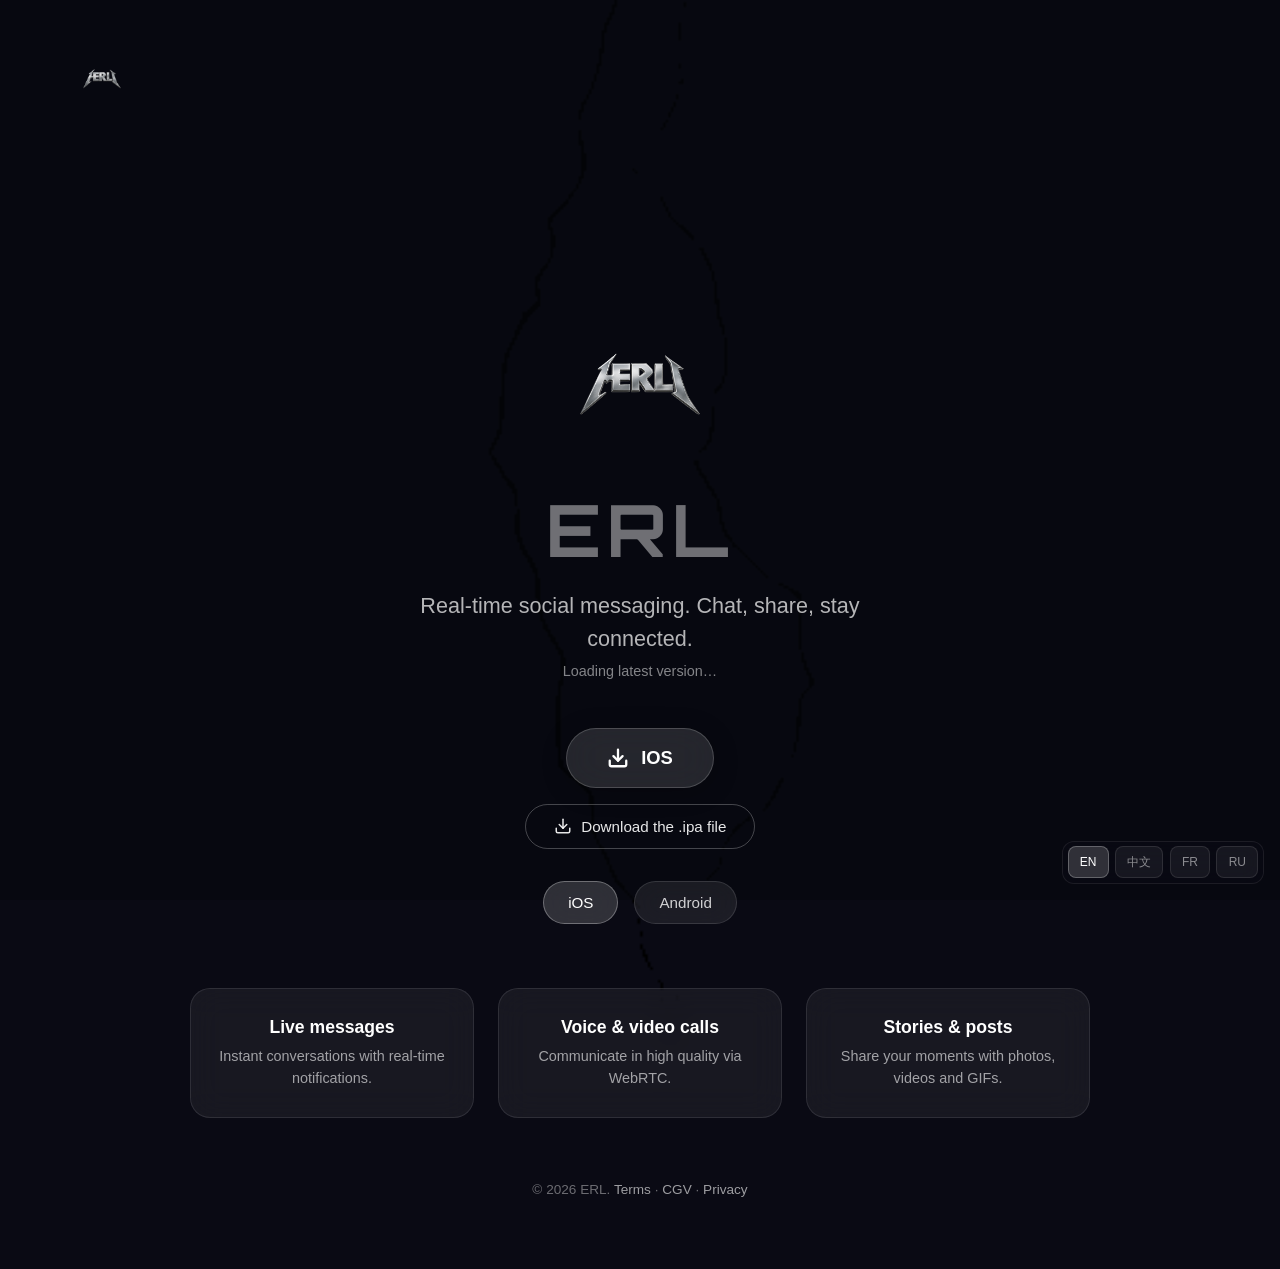
<file: home.html>
<!DOCTYPE html>
<html lang="fr">
<head>
    <meta charset="UTF-8">
    <meta name="viewport" content="width=device-width, initial-scale=1.0">
    <title>ERL — Messagerie sociale</title>
    <link rel="icon" type="image/png" href="favicon.png">
    <link rel="apple-touch-icon" href="favicon.png">
    <style>
        @font-face {
            font-family: 'Orbitron';
            src: url('Orbitron-Bold.ttf') format('truetype');
            font-weight: 700;
            font-style: normal;
            font-display: swap;
        }

        * { margin: 0; padding: 0; box-sizing: border-box; }

        body {
            font-family: -apple-system, BlinkMacSystemFont, 'Segoe UI', Roboto, sans-serif;
            background: #0a0a14 url('storm11_loop.gif') center center / cover no-repeat fixed;
            min-height: 100vh;
            min-height: 100dvh;
            color: #ffffff;
            overflow-x: hidden;
            position: relative;
            -webkit-text-size-adjust: 100%;
            -webkit-tap-highlight-color: transparent;
        }

        body::before {
            content: '';
            position: fixed;
            inset: 0;
            background: rgba(7, 8, 14, 0.55);
            z-index: 0;
            pointer-events: none;
        }

        .container { max-width: 1200px; margin: 0 auto; padding: 2rem; position: relative; z-index: 1; min-height: 100vh; }
        .header { display: flex; justify-content: flex-start; align-items: center; padding: 1rem 0; }
        .logo { width: 44px; height: 44px; border-radius: 0; box-shadow: none; background: transparent; }

        .hero {
            --splash-center-offset: -67.6px;
            --hero-logo-half-size: 70px;
            --hero-start-y: 108px;
            display: flex;
            flex-direction: column;
            align-items: center;
            justify-content: flex-start;
            text-align: center;
            min-height: calc(100vh - 140px);
            min-height: calc(100dvh - 140px);
            padding: max(0px, calc(50dvh + var(--splash-center-offset) - var(--hero-logo-half-size) - var(--hero-start-y))) 1rem 2rem;
            width: 100%;
        }

        .hero-logo { width: 140px; height: 140px; border-radius: 0; margin-bottom: 2rem; box-shadow: none; background: transparent; animation: float 20s ease-in-out infinite; }

        @keyframes float { 0%, 100% { transform: translateY(0); } 50% { transform: translateY(-12px); } }

        h1 { font-family: 'Orbitron', -apple-system, sans-serif; font-size: clamp(2.5rem, 6vw, 4.5rem); font-weight: 700; margin-bottom: 1rem; color: rgba(255, 255, 255, 0.42); letter-spacing: 0.08em; }
        .tagline { font-size: clamp(1rem, 2.5vw, 1.35rem); color: rgba(255, 255, 255, 0.7); margin-bottom: 0.5rem; max-width: 540px; line-height: 1.5; word-wrap: break-word; overflow-wrap: break-word; }
        .version { font-size: 0.9rem; color: rgba(255, 255, 255, 0.5); margin-bottom: 3rem; min-height: 1.2em; }

        .download-btn {
            display: inline-flex; align-items: center; justify-content: center; gap: 0.75rem;
            padding: 1.1rem 2.5rem; font-size: 1.15rem; font-weight: 600; color: #fff;
            background: rgba(255, 255, 255, 0.12); border: 1px solid rgba(255, 255, 255, 0.18);
            border-radius: 999px; cursor: pointer; text-decoration: none; transition: all 0.25s ease;
            backdrop-filter: blur(20px); -webkit-backdrop-filter: blur(20px);
            box-shadow: 0 4px 24px rgba(0, 0, 0, 0.25); max-width: 100%; white-space: normal; text-align: center;
        }
        .download-btn:hover { background: rgba(255, 255, 255, 0.18); border-color: rgba(255, 255, 255, 0.28); transform: translateY(-2px); box-shadow: 0 8px 32px rgba(0, 0, 0, 0.35); }
        .download-btn:active { transform: translateY(0); }
        .download-btn svg { width: 22px; height: 22px; }
        .download-btn:disabled { opacity: 0.5; cursor: not-allowed; transform: none; }

        .ios-fallback { display: none; margin-top: 1rem; font-size: 0.85rem; color: rgba(255, 255, 255, 0.55); text-decoration: underline; text-underline-offset: 3px; max-width: 90%; }
        .ios-fallback.is-visible { display: inline-block; }
        .ios-fallback:hover { color: #fff; }

        .ipa-direct-btn { display: inline-flex; align-items: center; justify-content: center; gap: 0.6rem; margin-top: 1rem; padding: 0.8rem 1.75rem; font-size: 0.95rem; font-weight: 500; color: rgba(255, 255, 255, 0.9); background: transparent; border: 1px solid rgba(255, 255, 255, 0.25); border-radius: 999px; cursor: pointer; text-decoration: none; transition: all 0.25s ease; max-width: 100%; text-align: center; }
        .ipa-direct-btn:hover { background: rgba(255, 255, 255, 0.12); border-color: rgba(255, 255, 255, 0.4); color: #fff; }
        .ipa-direct-btn:active { transform: translateY(0); }
        .ipa-direct-btn svg { width: 18px; height: 18px; }

        .platforms { display: flex; gap: 1rem; margin-top: 2rem; flex-wrap: wrap; justify-content: center; }
        .platform-btn {
            padding: 0.75rem 1.5rem; font-size: 0.95rem; color: rgba(255, 255, 255, 0.8);
            background: rgba(255, 255, 255, 0.08); border: 1px solid rgba(255, 255, 255, 0.12);
            border-radius: 999px; cursor: pointer; text-decoration: none; transition: all 0.2s ease;
            backdrop-filter: blur(16px); -webkit-backdrop-filter: blur(16px);
        }
        .platform-btn:hover { background: rgba(255, 255, 255, 0.14); border-color: rgba(255, 255, 255, 0.22); color: #fff; }
        .platform-btn.active { background: rgba(255, 255, 255, 0.16); border-color: rgba(255, 255, 255, 0.30); color: #fff; }

        .features { display: grid; grid-template-columns: repeat(auto-fit, minmax(240px, 1fr)); gap: 1.5rem; margin-top: 4rem; max-width: 900px; }
        .feature { padding: 1.75rem; background: rgba(255, 255, 255, 0.06); border: 1px solid rgba(255, 255, 255, 0.10); border-radius: 20px; backdrop-filter: blur(16px); -webkit-backdrop-filter: blur(16px); }
        .feature h3 { font-size: 1.1rem; margin-bottom: 0.5rem; }
        .feature p { font-size: 0.9rem; color: rgba(255, 255, 255, 0.6); line-height: 1.5; }

        .footer { text-align: center; padding: 2rem 1rem; color: rgba(255, 255, 255, 0.4); font-size: 0.85rem; }
        .footer a { color: rgba(255, 255, 255, 0.6); text-decoration: none; }

        .steps-overlay { display: none; position: fixed; inset: 0; background: rgba(0, 0, 0, 0.75); backdrop-filter: blur(8px); -webkit-backdrop-filter: blur(8px); z-index: 100; align-items: center; justify-content: center; padding: 1rem; animation: fadeIn 0.3s ease; }
        .steps-overlay.active { display: flex; }
        @keyframes fadeIn { from { opacity: 0; } to { opacity: 1; } }

        .steps-panel { background: rgba(15, 15, 25, 0.92); border: 1px solid rgba(255, 255, 255, 0.12); border-radius: 24px; padding: 2.5rem; max-width: 520px; width: 100%; max-height: 85vh; overflow-y: auto; backdrop-filter: blur(24px); -webkit-backdrop-filter: blur(24px); box-shadow: 0 20px 60px rgba(0, 0, 0, 0.5); }
        .steps-panel h2 { font-family: 'Orbitron', -apple-system, sans-serif; font-size: 1.5rem; font-weight: 700; color: rgba(255, 255, 255, 0.85); margin-bottom: 0.5rem; letter-spacing: 0.04em; }
        .steps-subtitle { color: rgba(255, 255, 255, 0.5); font-size: 0.9rem; margin-bottom: 1.75rem; }
        .step { display: flex; gap: 1rem; padding: 1rem 0; border-bottom: 1px solid rgba(255, 255, 255, 0.06); }
        .step:last-of-type { border-bottom: none; }
        .step-number { flex-shrink: 0; width: 32px; height: 32px; border-radius: 50%; background: rgba(255, 255, 255, 0.12); border: 1px solid rgba(255, 255, 255, 0.18); display: flex; align-items: center; justify-content: center; font-weight: 700; font-size: 0.9rem; color: #fff; }
        .step-text { color: rgba(255, 255, 255, 0.75); font-size: 0.95rem; line-height: 1.5; padding-top: 5px; }
        .step-text strong { color: #fff; }
        .steps-note { margin-top: 1.25rem; padding: 0.85rem 1rem; font-size: 0.85rem; line-height: 1.45; color: rgba(255, 255, 255, 0.6); background: rgba(255, 255, 255, 0.06); border: 1px solid rgba(255, 255, 255, 0.1); border-radius: 12px; }
        .steps-close { display: block; width: 100%; margin-top: 1.5rem; padding: 0.9rem; font-size: 1rem; font-weight: 600; color: #fff; background: rgba(255, 255, 255, 0.12); border: 1px solid rgba(255, 255, 255, 0.18); border-radius: 999px; cursor: pointer; transition: all 0.2s ease; backdrop-filter: blur(16px); -webkit-backdrop-filter: blur(16px); }
        .steps-close:hover { background: rgba(255, 255, 255, 0.18); border-color: rgba(255, 255, 255, 0.28); }

        .lang-switcher { position: fixed; bottom: 1rem; right: 1rem; display: flex; gap: 0.4rem; z-index: 50; padding: 0.3rem; background: rgba(10, 10, 20, 0.6); border: 1px solid rgba(255, 255, 255, 0.08); border-radius: 12px; backdrop-filter: blur(12px); -webkit-backdrop-filter: blur(12px); }
        .lang-btn { padding: 0.4rem 0.7rem; font-size: 0.75rem; color: rgba(255, 255, 255, 0.5); background: rgba(255, 255, 255, 0.06); border: 1px solid rgba(255, 255, 255, 0.1); border-radius: 8px; cursor: pointer; transition: all 0.2s ease; }
        .lang-btn:hover { color: #fff; background: rgba(255, 255, 255, 0.12); }
        .lang-btn.active { color: #fff; background: rgba(255, 255, 255, 0.16); border-color: rgba(255, 255, 255, 0.25); }

        @media (min-width: 1280px) { .container { padding: 2.5rem; } .hero { --hero-start-y: 116px; } }
        @media (max-width: 1024px) { .container { padding: 1.5rem; } .hero { --hero-logo-half-size: 60px; --hero-start-y: 100px; } .hero-logo { width: 120px; height: 120px; } .features { margin-top: 3rem; } }
        @media (max-width: 768px) {
            .container { padding: 1.25rem; } .header { padding: 0.75rem 0; } .logo { width: 40px; height: 40px; }
            .hero { --splash-center-offset: -57.1px; --hero-logo-half-size: 55px; --hero-start-y: 84px; min-height: calc(100dvh - 120px); padding: max(0px, calc(50dvh + var(--splash-center-offset) - var(--hero-logo-half-size) - var(--hero-start-y))) 0.75rem 1.5rem; }
            .hero-logo { width: 110px; height: 110px; margin-bottom: 1.5rem; }
            h1 { font-size: clamp(2.2rem, 8vw, 3.5rem); margin-bottom: 0.75rem; }
            .tagline { max-width: 90%; } .version { margin-bottom: 2rem; }
            .download-btn { padding: 1rem 2rem; font-size: 1.05rem; }
            .platforms { margin-top: 1.5rem; gap: 0.75rem; } .platform-btn { padding: 0.65rem 1.25rem; font-size: 0.9rem; }
            .features { grid-template-columns: repeat(auto-fit, minmax(200px, 1fr)); gap: 1rem; margin-top: 2.5rem; } .feature { padding: 1.25rem; }
            .steps-panel { padding: 1.75rem; border-radius: 20px; }
            .lang-switcher { bottom: 0.75rem; right: 0.75rem; gap: 0.3rem; } .lang-btn { padding: 0.35rem 0.55rem; font-size: 0.7rem; }
        }
        @media (max-width: 480px) {
            body { background-attachment: scroll; } .container { padding: 1rem; } .logo { width: 36px; height: 36px; }
            .hero { --splash-center-offset: -15.1px; --hero-logo-half-size: 48px; --hero-start-y: 76px; min-height: calc(100dvh - 110px); padding: max(0px, calc(50dvh + var(--splash-center-offset) - var(--hero-logo-half-size) - var(--hero-start-y))) 0.5rem 1rem; gap: 0; }
            .hero-logo { width: 96px; height: 96px; margin-bottom: 1.25rem; }
            h1 { font-size: clamp(2rem, 11vw, 2.8rem); margin-bottom: 0.6rem; letter-spacing: 0.05em; }
            .tagline { font-size: 0.95rem; max-width: 95%; margin-bottom: 0.4rem; } .version { font-size: 0.8rem; margin-bottom: 1.75rem; }
            .download-btn { padding: 0.95rem 1.5rem; font-size: 1rem; gap: 0.6rem; width: 100%; max-width: 320px; } .download-btn svg { width: 20px; height: 20px; }
            .platforms { margin-top: 1.25rem; gap: 0.6rem; } .platform-btn { padding: 0.6rem 1.1rem; font-size: 0.85rem; }
            .features { grid-template-columns: 1fr; gap: 0.85rem; margin-top: 2rem; } .feature { padding: 1.1rem; border-radius: 16px; } .feature h3 { font-size: 1rem; } .feature p { font-size: 0.85rem; }
            .footer { padding: 1.5rem 0.5rem; font-size: 0.78rem; }
            .steps-panel { padding: 1.5rem 1.25rem; border-radius: 18px; max-height: 90vh; } .steps-panel h2 { font-size: 1.25rem; } .steps-subtitle { font-size: 0.85rem; margin-bottom: 1.25rem; }
            .step { gap: 0.75rem; padding: 0.85rem 0; } .step-number { width: 28px; height: 28px; font-size: 0.8rem; } .step-text { font-size: 0.9rem; padding-top: 3px; }
            .steps-close { padding: 0.8rem; font-size: 0.95rem; margin-top: 1.25rem; }
            .lang-switcher { bottom: 0.6rem; right: 0.6rem; left: 0.6rem; justify-content: center; gap: 0.25rem; padding: 0.25rem; } .lang-btn { padding: 0.35rem 0.6rem; font-size: 0.72rem; }
        }
        @media (max-width: 360px) { .hero { --splash-center-offset: -18.7px; --hero-logo-half-size: 42px; } .hero-logo { width: 84px; height: 84px; } h1 { font-size: 1.9rem; } .tagline { font-size: 0.88rem; } .download-btn { padding: 0.85rem 1.25rem; font-size: 0.95rem; } .platform-btn { padding: 0.55rem 1rem; font-size: 0.8rem; } }
        @media (max-height: 500px) and (orientation: landscape) { .hero { --splash-center-offset: -48px; --hero-logo-half-size: 36px; min-height: auto; padding: max(0px, calc(50dvh + var(--splash-center-offset) - var(--hero-logo-half-size) - var(--hero-start-y))) 0.5rem 1rem; } .hero-logo { width: 72px; height: 72px; margin-bottom: 0.75rem; } h1 { font-size: 1.8rem; margin-bottom: 0.4rem; } .version { margin-bottom: 1rem; } .features { margin-top: 1.5rem; } }
        @media (max-height: 500px) and (max-width: 768px) and (orientation: landscape) { .hero { --splash-center-offset: -45.1px; } }
        @media (max-height: 500px) and (max-width: 480px) and (orientation: landscape) { .hero { --splash-center-offset: -44.6px; } }
        @media (max-height: 500px) and (max-width: 360px) and (orientation: landscape) { .hero { --splash-center-offset: -43.2px; } }
    </style>
</head>
<body>
    <div class="container">
        <header class="header">
            <img src="favicon.png" alt="ERL" class="logo">
        </header>

        <main class="hero">
            <img src="favicon.png" alt="ERL" class="hero-logo">
            <h1>ERL</h1>
            <p class="tagline" data-i18n="tagline">Messagerie sociale temps réel. Discute, partage, reste connecté.</p>
            <p class="version" id="version-label" data-i18n="loading_version">Chargement de la dernière version…</p>

            <a href="#" id="download-btn" class="download-btn" onclick="return false;" disabled>
                <svg viewBox="0 0 24 24" fill="none" stroke="currentColor" stroke-width="2.5" stroke-linecap="round" stroke-linejoin="round">
                    <path d="M21 15v4a2 2 0 0 1-2 2H5a2 2 0 0 1-2-2v-4"></path>
                    <polyline points="7 10 12 15 17 10"></polyline>
                    <line x1="12" y1="15" x2="12" y2="3"></line>
                </svg>
                <span id="download-text" data-i18n="download">Télécharger</span>
            </a>

            <a href="https://github.com/DALM1/erl-landing/releases/latest/download/ERL.ipa" id="ipa-direct-btn" class="ipa-direct-btn" download>
                <svg viewBox="0 0 24 24" fill="none" stroke="currentColor" stroke-width="2" stroke-linecap="round" stroke-linejoin="round">
                    <path d="M21 15v4a2 2 0 0 1-2 2H5a2 2 0 0 1-2-2v-4"></path>
                    <polyline points="7 10 12 15 17 10"></polyline>
                    <line x1="12" y1="15" x2="12" y2="3"></line>
                </svg>
                <span data-i18n="download_ipa">Télécharger le fichier .ipa</span>
            </a>

            <a href="#" id="ios-fallback" class="ios-fallback" data-i18n="ios_fallback">L'installation ne fonctionne pas ? Télécharger le .ipa</a>

            <div class="platforms">
                <a href="#" class="platform-btn active" data-platform="ios" onclick="selectPlatform(event, 'ios')">iOS</a>
                <a href="#" class="platform-btn" data-platform="android" onclick="selectPlatform(event, 'android')">Android</a>
            </div>

            <div class="features">
                <div class="feature">
                    <h3 data-i18n="feature1_title">Messages en direct</h3>
                    <p data-i18n="feature1_desc">Conversations instantanées avec notifications en temps réel.</p>
                </div>
                <div class="feature">
                    <h3 data-i18n="feature2_title">Appels vocaux & vidéo</h3>
                    <p data-i18n="feature2_desc">Communiquez en haute qualité via WebRTC.</p>
                </div>
                <div class="feature">
                    <h3 data-i18n="feature3_title">Stories & posts</h3>
                    <p data-i18n="feature3_desc">Partagez vos moments avec photos, vidéos et GIF.</p>
                </div>
            </div>
        </main>

        <footer class="footer">
            <p>© 2026 ERL. <a href="cgu.html" data-i18n="terms">CGU</a> · <a href="cgv.html">CGV</a> · <a href="confidentialite.html" data-i18n="privacy">Confidentialité</a></p>
        </footer>
    </div>

    <div class="steps-overlay" id="steps-overlay">
        <div class="steps-panel">
            <h2 data-i18n="steps_title">Comment installer ERL</h2>
            <p class="steps-subtitle" data-i18n="steps_subtitle">Suivez ces étapes pour lancer l'application</p>
            <div id="steps-list"></div>
            <button class="steps-close" id="steps-close" onclick="closeSteps()" data-i18n="close">Fermer</button>
        </div>
    </div>

    <div class="lang-switcher">
        <button class="lang-btn" data-lang="en" onclick="setLang('en')">EN</button>
        <button class="lang-btn" data-lang="zh" onclick="setLang('zh')">中文</button>
        <button class="lang-btn" data-lang="fr" onclick="setLang('fr')">FR</button>
        <button class="lang-btn" data-lang="ru" onclick="setLang('ru')">RU</button>
    </div>

    <script>
        const I18N = {
            en: {
                tagline: 'Real-time social messaging. Chat, share, stay connected.',
                loading_version: 'Loading latest version…',
                download: 'Download',
                install_ios: 'Install on iPhone',
                ios_fallback: 'Installation not working? Download the .ipa directly',
                download_ipa: 'Download the .ipa file',
                install_testflight: 'Install via TestFlight',
                ota_fallback: 'TestFlight not working? Install the .ipa directly',
                testflight_steps: [
                    'Open this page in <strong>Safari</strong> on your iPhone.',
                    'Tap <strong>Install via TestFlight</strong>.',
                    'The <strong>TestFlight</strong> app opens. If it is not installed, the App Store opens first — install it, then tap the link again.',
                    'Tap <strong>Install</strong> to get ERL.',
                    'Launch ERL from your home screen.'
                ],
                testflight_note: "TestFlight is Apple's official beta distribution. No UDID or provisioning profile needed.",
                feature1_title: 'Live messages',
                feature1_desc: 'Instant conversations with real-time notifications.',
                feature2_title: 'Voice & video calls',
                feature2_desc: 'Communicate in high quality via WebRTC.',
                feature3_title: 'Stories & posts',
                feature3_desc: 'Share your moments with photos, videos and GIFs.',
                terms: 'Terms',
                privacy: 'Privacy',
                steps_title: 'How to install ERL',
                steps_subtitle: 'Follow these steps to launch the app',
                close: 'Close',
                ios_steps: [
                    'Open this page in <strong>Safari</strong> on your iPhone.',
                    'Tap <strong>Install on iPhone</strong>.',
                    'Confirm with <strong>Install</strong> when iOS asks. The .ipa downloads and installs automatically.',
                    'If the app does not open: <strong>Settings → General → VPN &amp; Device Management</strong> → trust the developer certificate.',
                    'Launch ERL from your home screen.'
                ],
                ios_note: 'Your iPhone must be registered in the app provisioning profile (ad-hoc build). If nothing happens, use the .ipa download link below the button.',
                android_steps: [
                    'Open this page on your Android phone and tap <strong>Download Android</strong>.',
                    'Once downloaded, tap the <strong>.apk</strong> file to install.',
                    'If prompted, allow <strong>installation from unknown sources</strong>.',
                    'Open ERL from your app drawer.'
                ],
                ios: 'iOS',
                android: 'Android',
                version_format: 'Version {tag} · {name}',
                not_found: 'Version {tag} — {platform} file not found'
            },
            zh: {
                tagline: '实时社交消息。聊天、分享、保持联系。',
                loading_version: '正在加载最新版本…',
                download: '下载',
                install_ios: '在 iPhone 上安装',
                ios_fallback: '无法安装？直接下载 .ipa',
                download_ipa: '下载 .ipa 文件',
                install_testflight: '通过 TestFlight 安装',
                ota_fallback: 'TestFlight 无法使用？直接安装 .ipa',
                testflight_steps: [
                    '在 iPhone 上使用 <strong>Safari</strong> 打开此页面。',
                    '点击 <strong>通过 TestFlight 安装</strong>。',
                    '<strong>TestFlight</strong> 应用会打开。若未安装，会先打开 App Store——安装后再次点击链接。',
                    '点击 <strong>安装</strong> 获取 ERL。',
                    '从主屏幕启动 ERL。'
                ],
                testflight_note: 'TestFlight 是 Apple 官方的测试版分发方式，无需 UDID 或描述文件。',
                feature1_title: '实时消息',
                feature1_desc: '即时对话与实时通知。',
                feature2_title: '语音与视频通话',
                feature2_desc: '通过 WebRTC 进行高质量通信。',
                feature3_title: '动态与帖子',
                feature3_desc: '用照片、视频和 GIF 分享你的精彩时刻。',
                terms: '服务条款',
                privacy: '隐私政策',
                steps_title: '如何安装 ERL',
                steps_subtitle: '按照以下步骤启动应用',
                close: '关闭',
                ios_steps: [
                    '在 iPhone 上使用 <strong>Safari</strong> 打开此页面。',
                    '点击 <strong>在 iPhone 上安装</strong>。',
                    '当 iOS 提示时点击 <strong>安装</strong>，<strong>.ipa</strong> 会自动下载并安装。',
                    '如果应用无法打开：<strong>设置 → 通用 → VPN 与设备管理</strong> → 信任开发者证书。',
                    '从主屏幕启动 ERL。'
                ],
                ios_note: '您的 iPhone 必须已登记在应用的描述文件中（ad-hoc 构建）。若无反应，请使用按钮下方的 .ipa 下载链接。',
                android_steps: [
                    '在安卓手机上打开此页面，点击 <strong>下载 Android</strong>。',
                    '下载完成后，点击 <strong>.apk</strong> 文件进行安装。',
                    '如提示，请允许 <strong>从未知来源安装</strong>。',
                    '从应用列表打开 ERL。'
                ],
                ios: 'iOS',
                android: '安卓',
                version_format: '版本 {tag} · {name}',
                not_found: '版本 {tag} — 未找到 {platform} 文件'
            },
            fr: {
                tagline: 'Messagerie sociale temps réel. Discute, partage, reste connecté.',
                loading_version: 'Chargement de la dernière version…',
                download: 'Télécharger',
                install_ios: 'Installer sur iPhone',
                ios_fallback: "L'installation ne fonctionne pas ? Télécharger le .ipa",
                download_ipa: 'Télécharger le fichier .ipa',
                install_testflight: 'Installer via TestFlight',
                ota_fallback: "TestFlight ne fonctionne pas ? Installer le .ipa directement",
                testflight_steps: [
                    'Ouvrez cette page dans <strong>Safari</strong> sur votre iPhone.',
                    'Appuyez sur <strong>Installer via TestFlight</strong>.',
                    "L'application <strong>TestFlight</strong> s'ouvre. Si elle n'est pas installée, l'App Store s'ouvre d'abord — installez-la puis appuyez à nouveau sur le lien.",
                    'Appuyez sur <strong>Installer</strong> pour obtenir ERL.',
                    "Lancez ERL depuis votre écran d'accueil."
                ],
                testflight_note: "TestFlight est la distribution bêta officielle d'Apple. Aucun UDID ni profil de provisionnement requis.",
                feature1_title: 'Messages en direct',
                feature1_desc: 'Conversations instantanées avec notifications en temps réel.',
                feature2_title: 'Appels vocaux & vidéo',
                feature2_desc: 'Communiquez en haute qualité via WebRTC.',
                feature3_title: 'Stories & posts',
                feature3_desc: 'Partagez vos moments avec photos, vidéos et GIF.',
                terms: 'CGU',
                privacy: 'Confidentialité',
                steps_title: 'Comment installer ERL',
                steps_subtitle: "Suivez ces étapes pour lancer l'application",
                close: 'Fermer',
                ios_steps: [
                    'Ouvrez cette page dans <strong>Safari</strong> sur votre iPhone.',
                    'Appuyez sur <strong>Installer sur iPhone</strong>.',
                    'Confirmez avec <strong>Installer</strong> quand iOS le demande. Le .ipa se télécharge et s\'installe automatiquement.',
                    'Si l\'app ne s\'ouvre pas : <strong>Réglages → Général → VPN et gestion des appareils</strong> → faites confiance au certificat.',
                    "Lancez ERL depuis votre écran d'accueil."
                ],
                ios_note: 'Votre iPhone doit être enregistré dans le profil de provisionnement de l\'app (build ad-hoc). Si rien ne se passe, utilisez le lien .ipa sous le bouton.',
                android_steps: [
                    'Ouvrez cette page sur votre téléphone Android et appuyez sur <strong>Télécharger Android</strong>.',
                    'Une fois téléchargé, appuyez sur le fichier <strong>.apk</strong> pour installer.',
                    'Si demandé, autorisez <strong>l\'installation depuis des sources inconnues</strong>.',
                    'Ouvrez ERL depuis votre tiroir d\'applications.'
                ],
                ios: 'iOS',
                android: 'Android',
                version_format: 'Version {tag} · {name}',
                not_found: 'Version {tag} — fichier {platform} introuvable'
            },
            ru: {
                tagline: 'Социальный мессенджинг в реальном времени. Общайтесь, делитесь, оставайтесь на связи.',
                loading_version: 'Загрузка последней версии…',
                download: 'Скачать',
                install_ios: 'Установить на iPhone',
                ios_fallback: 'Не устанавливается? Скачать .ipa напрямую',
                download_ipa: 'Скачать файл .ipa',
                install_testflight: 'Установить через TestFlight',
                ota_fallback: 'TestFlight не работает? Установить .ipa напрямую',
                testflight_steps: [
                    'Откройте эту страницу в <strong>Safari</strong> на iPhone.',
                    'Нажмите <strong>Установить через TestFlight</strong>.',
                    'Откроется приложение <strong>TestFlight</strong>. Если его нет, сначала откроется App Store — установите его и нажмите ссылку снова.',
                    'Нажмите <strong>Установить</strong>, чтобы получить ERL.',
                    'Запустите ERL с главного экрана.'
                ],
                testflight_note: 'TestFlight — официальный способ бета-распространения от Apple. UDID и профиль не нужны.',
                feature1_title: 'Сообщения в реальном времени',
                feature1_desc: 'Мгновенные диалоги с уведомлениями в реальном времени.',
                feature2_title: 'Голосовые и видеозвонки',
                feature2_desc: 'Общение в высоком качестве через WebRTC.',
                feature3_title: 'Сторис и посты',
                feature3_desc: 'Делитесь моментами с помощью фото, видео и GIF.',
                terms: 'Условия',
                privacy: 'Конфиденциальность',
                steps_title: 'Как установить ERL',
                steps_subtitle: 'Следуйте этим шагам, чтобы запустить приложение',
                close: 'Закрыть',
                ios_steps: [
                    'Откройте эту страницу в <strong>Safari</strong> на iPhone.',
                    'Нажмите <strong>Установить на iPhone</strong>.',
                    'Подтвердите <strong>Установить</strong>, когда iOS спросит. Файл <strong>.ipa</strong> загрузится и установится автоматически.',
                    'Если приложение не открывается: <strong>Настройки → Основные → VPN и управление устройством</strong> → доверьте сертификату.',
                    'Запустите ERL с главного экрана.'
                ],
                ios_note: 'Ваш iPhone должен быть зарегистрирован в профиле приложения (ad-hoc сборка). Если ничего не происходит, используйте ссылку .ipa под кнопкой.',
                android_steps: [
                    'Откройте эту страницу на телефоне Android и нажмите <strong>Скачать Android</strong>.',
                    'После загрузки нажмите на файл <strong>.apk</strong> для установки.',
                    'При запросе разрешите <strong>установку из неизвестных источников</strong>.',
                    'Откройте ERL из списка приложений.'
                ],
                ios: 'iOS',
                android: 'Android',
                version_format: 'Версия {tag} · {name}',
                not_found: 'Версия {tag} — файл {platform} не найден'
            }
        };

        const GITHUB_REPO = 'DALM1/erl-landing';
        const IPA_LATEST_URL = `https://github.com/${GITHUB_REPO}/releases/latest/download/ERL.ipa`;
        const TESTFLIGHT_URL = 'https://testflight.apple.com/join/TG6qgxHa';

        function isTestFlightActive() { return currentPlatform === 'ios' && isIOS() && !!TESTFLIGHT_URL; }

        let currentLang = detectLang();
        let currentPlatform = isIOS() ? 'ios' : (isAndroid() ? 'android' : 'ios');
        let latestRelease = null;

        function detectLang() { const nav = (navigator.language || 'en').toLowerCase(); if (nav.startsWith('zh')) return 'zh'; if (nav.startsWith('fr')) return 'fr'; if (nav.startsWith('ru')) return 'ru'; return 'en'; }
        function isIOS() { return /iphone|ipad|ipod/i.test(navigator.userAgent) || (navigator.platform === 'MacIntel' && navigator.maxTouchPoints > 1); }
        function isAndroid() { return /android/i.test(navigator.userAgent); }

        function otaInstallLink() { const manifestUrl = new URL('manifest.plist', window.location.href).href; return `itms-services://?action=download-manifest&url=${encodeURIComponent(manifestUrl)}`; }

        function t(key, vars) { let str = (I18N[currentLang] && I18N[currentLang][key]) || I18N.en[key] || key; if (vars) { Object.keys(vars).forEach(k => { str = str.replace('{' + k + '}', vars[k]); }); } return str; }

        function applyI18n() { document.documentElement.lang = currentLang; document.querySelectorAll('[data-i18n]').forEach(el => { const key = el.getAttribute('data-i18n'); el.textContent = t(key); }); document.querySelectorAll('.lang-btn').forEach(btn => { btn.classList.toggle('active', btn.dataset.lang === currentLang); }); updateDownloadButton(); }
        function setLang(lang) { currentLang = lang; applyI18n(); }

        function selectPlatform(event, platform) { event.preventDefault(); currentPlatform = platform; document.querySelectorAll('.platform-btn').forEach(btn => { btn.classList.toggle('active', btn.dataset.platform === platform); }); updateDownloadButton(); }

        async function fetchLatestRelease() { try { const res = await fetch(`https://api.github.com/repos/DALM1/erl-landing/releases/latest`); if (!res.ok) throw new Error(`HTTP ${res.status}`); return await res.json(); } catch (e) { console.warn('Impossible de récupérer la release:', e); return null; } }

        function findAsset(release, platform) { if (!release || !release.assets) return null; const ext = { ios: '.ipa', android: '.apk' }[platform]; return release.assets.find(a => a.name && a.name.endsWith(ext)); }

        function updateDownloadButton() {
            const btn = document.getElementById('download-btn');
            const text = document.getElementById('download-text');
            const label = document.getElementById('version-label');
            const fallback = document.getElementById('ios-fallback');
            const asset = findAsset(latestRelease, currentPlatform);
            const ipaUrl = asset ? asset.browser_download_url : IPA_LATEST_URL;
            const ipaDirectBtn = document.getElementById('ipa-direct-btn');
            if (ipaDirectBtn) ipaDirectBtn.href = ipaUrl;
            const canOta = currentPlatform === 'ios' && isIOS() && !!latestRelease;

            if (latestRelease) { label.textContent = t('version_format', { tag: latestRelease.tag_name, name: latestRelease.name || '' }); }

            if (isTestFlightActive()) {
                btn.removeAttribute('disabled'); btn.setAttribute('onclick', ''); btn.href = TESTFLIGHT_URL;
                text.textContent = t('install_testflight');
                fallback.setAttribute('data-i18n', 'ota_fallback'); fallback.textContent = t('ota_fallback'); fallback.href = canOta ? otaInstallLink() : ipaUrl; fallback.classList.add('is-visible');
                return;
            }

            if (asset || canOta) {
                btn.removeAttribute('disabled'); btn.setAttribute('onclick', '');
                if (canOta) {
                    btn.href = otaInstallLink(); text.textContent = t('install_ios');
                    fallback.setAttribute('data-i18n', 'ios_fallback'); fallback.textContent = t('ios_fallback'); fallback.href = ipaUrl; fallback.classList.add('is-visible');
                } else {
                    btn.href = ipaUrl; fallback.classList.remove('is-visible');
                    const sizeMB = asset ? ` (${(asset.size / (1024 * 1024)).toFixed(1)} Mo)` : '';
                    text.textContent = `${t(currentPlatform).toUpperCase()}${sizeMB}`;
                }
            } else {
                btn.setAttribute('disabled', 'true'); fallback.classList.remove('is-visible');
                text.textContent = `${t(currentPlatform).toUpperCase()}`;
                if (latestRelease) { label.textContent = t('not_found', { tag: latestRelease.tag_name, platform: t(currentPlatform) }); }
            }
        }

        document.getElementById('download-btn').addEventListener('click', function(e) { if (this.hasAttribute('disabled')) return; showSteps(); });

        function showSteps() {
            const isIos = currentPlatform === 'ios'; const testflight = isTestFlightActive();
            const stepsKey = testflight ? 'testflight_steps' : (isIos ? 'ios_steps' : 'android_steps');
            const steps = I18N[currentLang][stepsKey] || I18N.en[stepsKey];
            const noteKey = testflight ? 'testflight_note' : (isIos ? 'ios_note' : null);
            const list = document.getElementById('steps-list');
            list.innerHTML = steps.map((s, i) => `<div class="step"><div class="step-number">${i + 1}</div><div class="step-text">${s}</div></div>`).join('') + (noteKey ? `<p class="steps-note">${t(noteKey)}</p>` : '');
            document.getElementById('steps-overlay').classList.add('active');
        }

        function closeSteps() { document.getElementById('steps-overlay').classList.remove('active'); }
        document.getElementById('steps-overlay').addEventListener('click', function(e) { if (e.target === this) closeSteps(); });

        (async function init() { applyI18n(); document.querySelectorAll('.platform-btn').forEach(btn => { btn.classList.toggle('active', btn.dataset.platform === currentPlatform); }); latestRelease = await fetchLatestRelease(); updateDownloadButton(); })();
    </script>
</body>
</html>
</file>
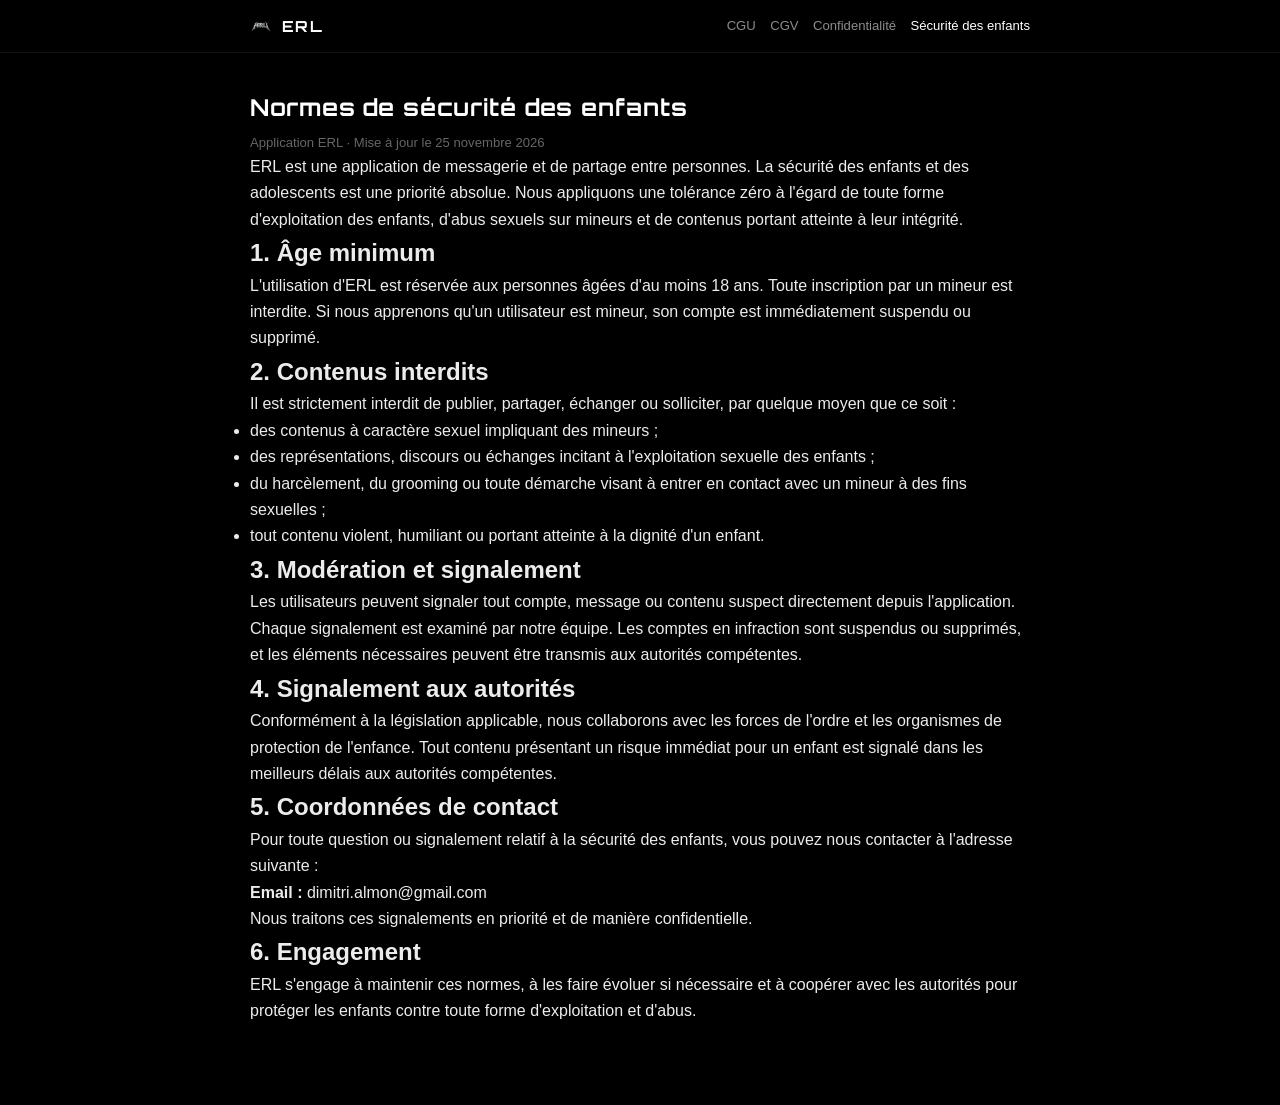
<file: securite-enfants.html>
<!DOCTYPE html>
<html lang="fr">
<head>
    <meta charset="UTF-8">
    <meta name="viewport" content="width=device-width, initial-scale=1.0">
    <title>Normes de sécurité des enfants — ERL</title>
    <meta name="description" content="Normes de sécurité des enfants de l'application ERL contre l'exploitation des enfants et les abus sexuels sur mineurs.">
    <link rel="icon" type="image/png" href="favicon.png">
    <link rel="apple-touch-icon" href="favicon.png">
    <link rel="stylesheet" href="legal.css">
</head>
<body>
    <header class="legal-topbar">
        <div class="legal-topbar-inner">
            <a class="legal-brand" href="home.html">
                <img src="favicon.png" alt="ERL">
                <span>ERL</span>
            </a>
            <nav class="legal-nav">
                <a href="cgu.html">CGU</a>
                <a href="cgv.html">CGV</a>
                <a href="confidentialite.html">Confidentialité</a>
                <a href="securite-enfants.html" class="active">Sécurité des enfants</a>
            </nav>
        </div>
    </header>

    <main class="legal-container">
        <h1 class="legal-title">Normes de sécurité des enfants</h1>
        <p class="legal-meta">Application ERL &middot; Mise à jour le 25 novembre 2026</p>

        <p>ERL est une application de messagerie et de partage entre personnes. La sécurité des enfants et des adolescents est une priorité absolue. Nous appliquons une tolérance zéro à l'égard de toute forme d'exploitation des enfants, d'abus sexuels sur mineurs et de contenus portant atteinte à leur intégrité.</p>

        <h2>1. Âge minimum</h2>
        <p>L'utilisation d'ERL est réservée aux personnes âgées d'au moins 18 ans. Toute inscription par un mineur est interdite. Si nous apprenons qu'un utilisateur est mineur, son compte est immédiatement suspendu ou supprimé.</p>

        <h2>2. Contenus interdits</h2>
        <p>Il est strictement interdit de publier, partager, échanger ou solliciter, par quelque moyen que ce soit :</p>
        <ul>
            <li>des contenus à caractère sexuel impliquant des mineurs ;</li>
            <li>des représentations, discours ou échanges incitant à l'exploitation sexuelle des enfants ;</li>
            <li>du harcèlement, du grooming ou toute démarche visant à entrer en contact avec un mineur à des fins sexuelles ;</li>
            <li>tout contenu violent, humiliant ou portant atteinte à la dignité d'un enfant.</li>
        </ul>

        <h2>3. Modération et signalement</h2>
        <p>Les utilisateurs peuvent signaler tout compte, message ou contenu suspect directement depuis l'application. Chaque signalement est examiné par notre équipe. Les comptes en infraction sont suspendus ou supprimés, et les éléments nécessaires peuvent être transmis aux autorités compétentes.</p>

        <h2>4. Signalement aux autorités</h2>
        <p>Conformément à la législation applicable, nous collaborons avec les forces de l'ordre et les organismes de protection de l'enfance. Tout contenu présentant un risque immédiat pour un enfant est signalé dans les meilleurs délais aux autorités compétentes.</p>

        <h2>5. Coordonnées de contact</h2>
        <p>Pour toute question ou signalement relatif à la sécurité des enfants, vous pouvez nous contacter à l'adresse suivante :</p>
        <p><strong>Email :</strong> dimitri.almon@gmail.com</p>
        <p>Nous traitons ces signalements en priorité et de manière confidentielle.</p>

        <h2>6. Engagement</h2>
        <p>ERL s'engage à maintenir ces normes, à les faire évoluer si nécessaire et à coopérer avec les autorités pour protéger les enfants contre toute forme d'exploitation et d'abus.</p>
    </main>
</body>
</html>
</file>
<file: legal.css>
@font-face {
    font-family: 'Orbitron';
    src: url('Orbitron-Bold.ttf') format('truetype');
    font-weight: 700;
    font-style: normal;
    font-display: swap;
}

* {
    margin: 0;
    padding: 0;
    box-sizing: border-box;
}

body {
    font-family: -apple-system, BlinkMacSystemFont, 'Segoe UI', Roboto, sans-serif;
    background: #000;
    color: #ececec;
    line-height: 1.65;
    -webkit-text-size-adjust: 100%;
    -webkit-tap-highlight-color: transparent;
}

.legal-topbar {
    position: sticky;
    top: 0;
    z-index: 10;
    background: rgba(0, 0, 0, 0.82);
    -webkit-backdrop-filter: blur(14px);
    backdrop-filter: blur(14px);
    border-bottom: 1px solid rgba(255, 255, 255, 0.08);
}

.legal-topbar-inner {
    max-width: 820px;
    margin: 0 auto;
    padding: 0.85rem 1.25rem;
    display: flex;
    align-items: center;
    justify-content: space-between;
    gap: 1rem;
}

.legal-brand {
    display: flex;
    align-items: center;
    gap: 0.6rem;
    text-decoration: none;
}

.legal-brand img {
    width: 22px;
    height: 22px;
    object-fit: contain;
}

.legal-brand span {
    font-family: 'Orbitron', -apple-system, sans-serif;
    font-size: 0.95rem;
    letter-spacing: 0.12em;
    color: #fff;
}

.legal-nav {
    display: flex;
    gap: 0.9rem;
    font-size: 0.82rem;
}

.legal-nav a {
    color: rgba(255, 255, 255, 0.55);
    text-decoration: none;
    transition: color 0.2s ease;
}

.legal-nav a:hover,
.legal-nav a.active {
    color: #fff;
}

.legal-container {
    max-width: 820px;
    margin: 0 auto;
    padding: 2.5rem 1.25rem 5rem;
}

.legal-title {
    font-family: 'Orbitron', -apple-system, sans-serif;
    font-size: 1.45rem;
    letter-spacing: 0.04em;
    color: #fff;
    line-height: 1.3;
}

.legal-meta {
    color: rgba(255, 255, 255, 0.4);
    font-size: 0.82rem;
    margin-top: 0.55rem;
}

.legal-intro {
    margin-top: 1.5rem;
    padding: 1rem 1.1rem;
    border: 1px solid rgba(255, 255, 255, 0.1);
    border-radius: 12px;
    background: rgba(255, 255, 255, 0.03);
    color: rgba(255, 255, 255, 0.72);
    font-size: 0.9rem;
}

.legal-section {
    margin-top: 2rem;
}

.legal-section h2 {
    font-family: 'Orbitron', -apple-system, sans-serif;
    font-size: 0.98rem;
    letter-spacing: 0.02em;
    color: #fff;
    margin-bottom: 0.8rem;
}

.legal-section p {
    margin-bottom: 0.8rem;
    color: rgba(255, 255, 255, 0.82);
    font-size: 0.94rem;
}

.legal-section ul {
    margin: 0 0 0.8rem 1.15rem;
}

.legal-section li {
    margin-bottom: 0.4rem;
    color: rgba(255, 255, 255, 0.82);
    font-size: 0.94rem;
}

.legal-section a {
    color: #9fc4ff;
    text-decoration: none;
}

.legal-section a:hover {
    text-decoration: underline;
}

.legal-footer {
    max-width: 820px;
    margin: 0 auto;
    padding: 1.5rem 1.25rem 3rem;
    border-top: 1px solid rgba(255, 255, 255, 0.08);
    color: rgba(255, 255, 255, 0.38);
    font-size: 0.8rem;
}

.legal-footer a {
    color: rgba(255, 255, 255, 0.55);
    text-decoration: none;
}

.legal-footer a:hover {
    color: #fff;
}

@media (max-width: 520px) {
    .legal-title {
        font-size: 1.22rem;
    }

    .legal-nav {
        gap: 0.65rem;
        font-size: 0.76rem;
    }

    .legal-container {
        padding: 2rem 1.1rem 4rem;
    }
}
</file>
